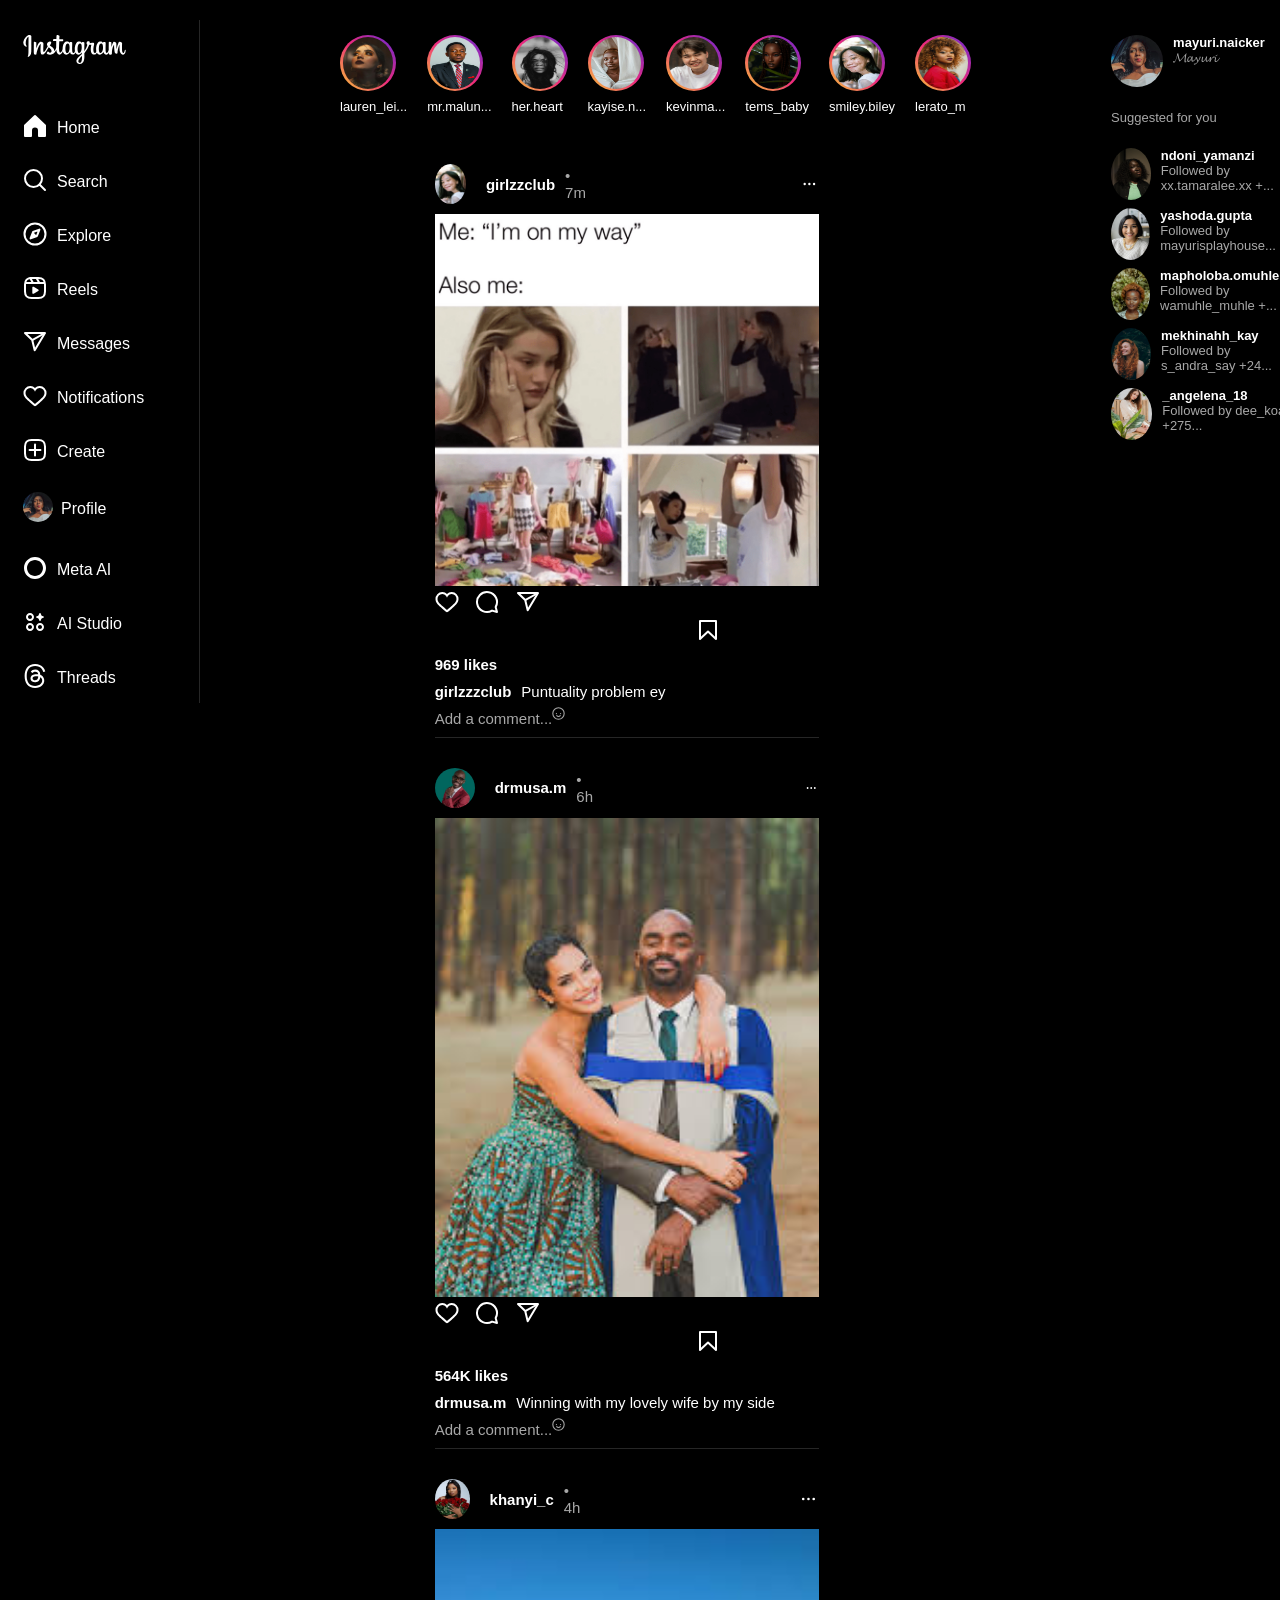
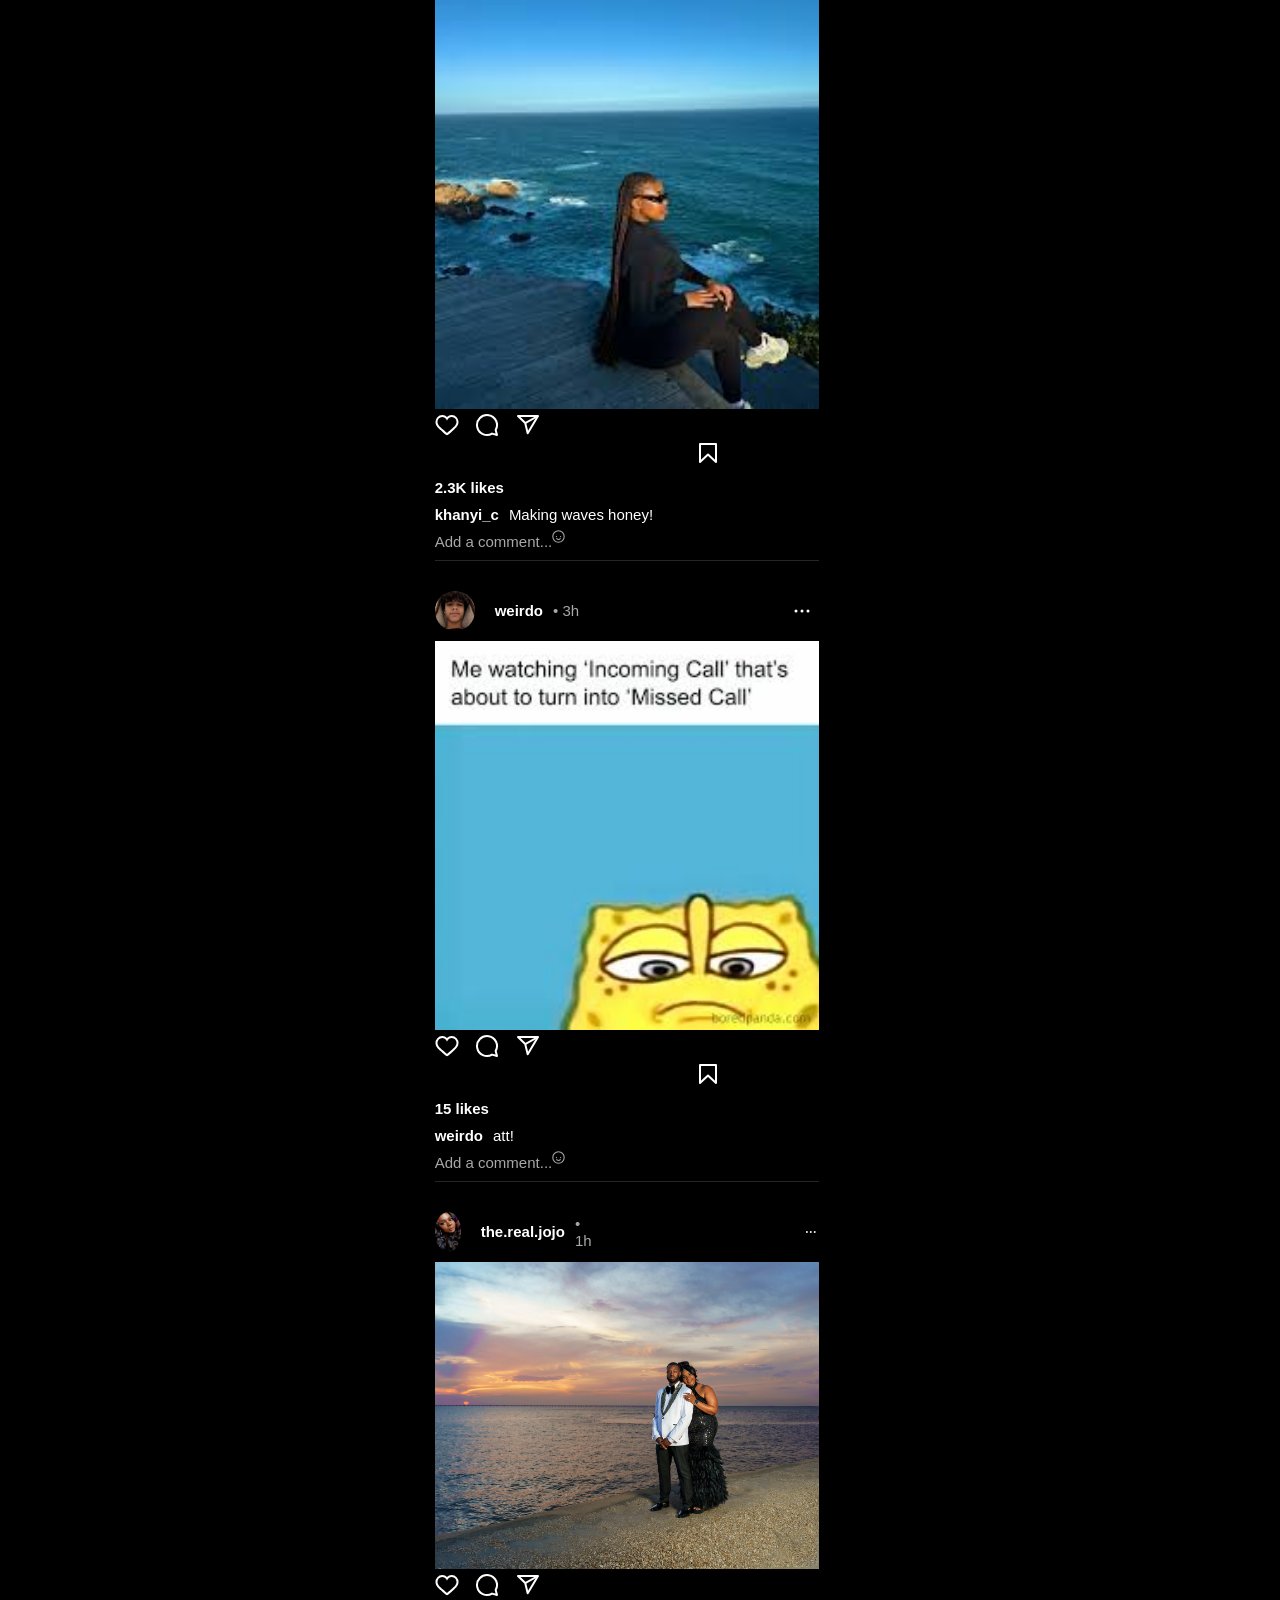
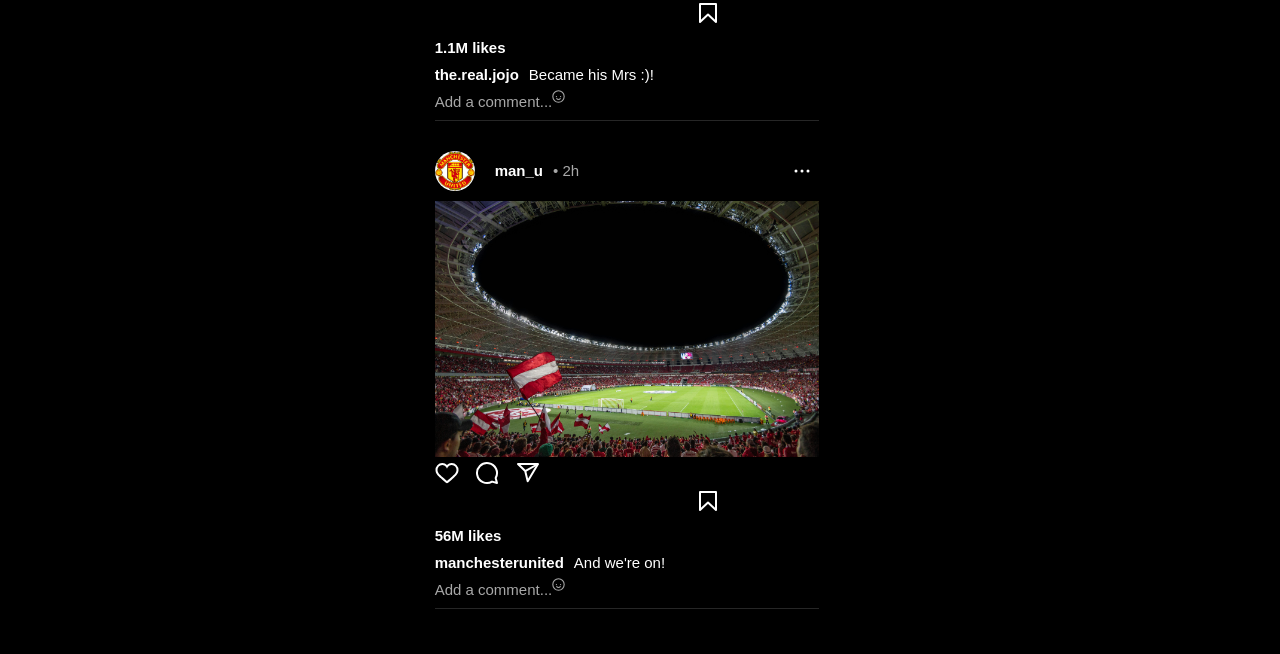
<file: Instagram/home.html>
<!DOCTYPE html>
<html lang="en">
<head>
    <meta charset="UTF-8">
    <meta name="viewport" content="width=device-width, initial-scale=1.0">
    <title>Instagram</title>
    <link rel="stylesheet" href="home.css">
</head>
<body>
   

    <div class="sidebar">
        <ul>
        <li class="insta"><svg aria-label="Instagram" class="x1lliihq x1n2onr6 x5n08af" fill="currentColor" height="29" role="img" viewBox="32 4 113 32" width="103"><title>Instagram</title><path clip-rule="evenodd" d="M37.82 4.11c-2.32.97-4.86 3.7-5.66 7.13-1.02 4.34 3.21 6.17 3.56 5.57.4-.7-.76-.94-1-3.2-.3-2.9 1.05-6.16 2.75-7.58.32-.27.3.1.3.78l-.06 14.46c0 3.1-.13 4.07-.36 5.04-.23.98-.6 1.64-.33 1.9.32.28 1.68-.4 2.46-1.5a8.13 8.13 0 0 0 1.33-4.58c.07-2.06.06-5.33.07-7.19 0-1.7.03-6.71-.03-9.72-.02-.74-2.07-1.51-3.03-1.1Zm82.13 14.48a9.42 9.42 0 0 1-.88 3.75c-.85 1.72-2.63 2.25-3.39-.22-.4-1.34-.43-3.59-.13-5.47.3-1.9 1.14-3.35 2.53-3.22 1.38.13 2.02 1.9 1.87 5.16ZM96.8 28.57c-.02 2.67-.44 5.01-1.34 5.7-1.29.96-3 .23-2.65-1.72.31-1.72 1.8-3.48 4-5.64l-.01 1.66Zm-.35-10a10.56 10.56 0 0 1-.88 3.77c-.85 1.72-2.64 2.25-3.39-.22-.5-1.69-.38-3.87-.13-5.25.33-1.78 1.12-3.44 2.53-3.44 1.38 0 2.06 1.5 1.87 5.14Zm-13.41-.02a9.54 9.54 0 0 1-.87 3.8c-.88 1.7-2.63 2.24-3.4-.23-.55-1.77-.36-4.2-.13-5.5.34-1.95 1.2-3.32 2.53-3.2 1.38.14 2.04 1.9 1.87 5.13Zm61.45 1.81c-.33 0-.49.35-.61.93-.44 2.02-.9 2.48-1.5 2.48-.66 0-1.26-1-1.42-3-.12-1.58-.1-4.48.06-7.37.03-.59-.14-1.17-1.73-1.75-.68-.25-1.68-.62-2.17.58a29.65 29.65 0 0 0-2.08 7.14c0 .06-.08.07-.1-.06-.07-.87-.26-2.46-.28-5.79 0-.65-.14-1.2-.86-1.65-.47-.3-1.88-.81-2.4-.2-.43.5-.94 1.87-1.47 3.48l-.74 2.2.01-4.88c0-.5-.34-.67-.45-.7a9.54 9.54 0 0 0-1.8-.37c-.48 0-.6.27-.6.67 0 .05-.08 4.65-.08 7.87v.46c-.27 1.48-1.14 3.49-2.09 3.49s-1.4-.84-1.4-4.68c0-2.24.07-3.21.1-4.83.02-.94.06-1.65.06-1.81-.01-.5-.87-.75-1.27-.85-.4-.09-.76-.13-1.03-.11-.4.02-.67.27-.67.62v.55a3.71 3.71 0 0 0-1.83-1.49c-1.44-.43-2.94-.05-4.07 1.53a9.31 9.31 0 0 0-1.66 4.73c-.16 1.5-.1 3.01.17 4.3-.33 1.44-.96 2.04-1.64 2.04-.99 0-1.7-1.62-1.62-4.4.06-1.84.42-3.13.82-4.99.17-.8.04-1.2-.31-1.6-.32-.37-1-.56-1.99-.33-.7.16-1.7.34-2.6.47 0 0 .05-.21.1-.6.23-2.03-1.98-1.87-2.69-1.22-.42.39-.7.84-.82 1.67-.17 1.3.9 1.91.9 1.91a22.22 22.22 0 0 1-3.4 7.23v-.7c-.01-3.36.03-6 .05-6.95.02-.94.06-1.63.06-1.8 0-.36-.22-.5-.66-.67-.4-.16-.86-.26-1.34-.3-.6-.05-.97.27-.96.65v.52a3.7 3.7 0 0 0-1.84-1.49c-1.44-.43-2.94-.05-4.07 1.53a10.1 10.1 0 0 0-1.66 4.72c-.15 1.57-.13 2.9.09 4.04-.23 1.13-.89 2.3-1.63 2.3-.95 0-1.5-.83-1.5-4.67 0-2.24.07-3.21.1-4.83.02-.94.06-1.65.06-1.81 0-.5-.87-.75-1.27-.85-.42-.1-.79-.13-1.06-.1-.37.02-.63.35-.63.6v.56a3.7 3.7 0 0 0-1.84-1.49c-1.44-.43-2.93-.04-4.07 1.53-.75 1.03-1.35 2.17-1.66 4.7a15.8 15.8 0 0 0-.12 2.04c-.3 1.81-1.61 3.9-2.68 3.9-.63 0-1.23-1.21-1.23-3.8 0-3.45.22-8.36.25-8.83l1.62-.03c.68 0 1.29.01 2.19-.04.45-.02.88-1.64.42-1.84-.21-.09-1.7-.17-2.3-.18-.5-.01-1.88-.11-1.88-.11s.13-3.26.16-3.6c.02-.3-.35-.44-.57-.53a7.77 7.77 0 0 0-1.53-.44c-.76-.15-1.1 0-1.17.64-.1.97-.15 3.82-.15 3.82-.56 0-2.47-.11-3.02-.11-.52 0-1.08 2.22-.36 2.25l3.2.09-.03 6.53v.47c-.53 2.73-2.37 4.2-2.37 4.2.4-1.8-.42-3.15-1.87-4.3-.54-.42-1.6-1.22-2.79-2.1 0 0 .69-.68 1.3-2.04.43-.96.45-2.06-.61-2.3-1.75-.41-3.2.87-3.63 2.25a2.61 2.61 0 0 0 .5 2.66l.15.19c-.4.76-.94 1.78-1.4 2.58-1.27 2.2-2.24 3.95-2.97 3.95-.58 0-.57-1.77-.57-3.43 0-1.43.1-3.58.19-5.8.03-.74-.34-1.16-.96-1.54a4.33 4.33 0 0 0-1.64-.69c-.7 0-2.7.1-4.6 5.57-.23.69-.7 1.94-.7 1.94l.04-6.57c0-.16-.08-.3-.27-.4a4.68 4.68 0 0 0-1.93-.54c-.36 0-.54.17-.54.5l-.07 10.3c0 .78.02 1.69.1 2.09.08.4.2.72.36.91.15.2.33.34.62.4.28.06 1.78.25 1.86-.32.1-.69.1-1.43.89-4.2 1.22-4.31 2.82-6.42 3.58-7.16.13-.14.28-.14.27.07l-.22 5.32c-.2 5.37.78 6.36 2.17 6.36 1.07 0 2.58-1.06 4.2-3.74l2.7-4.5 1.58 1.46c1.28 1.2 1.7 2.36 1.42 3.45-.21.83-1.02 1.7-2.44.86-.42-.25-.6-.44-1.01-.71-.23-.15-.57-.2-.78-.04-.53.4-.84.92-1.01 1.55-.17.61.45.94 1.09 1.22.55.25 1.74.47 2.5.5 2.94.1 5.3-1.42 6.94-5.34.3 3.38 1.55 5.3 3.72 5.3 1.45 0 2.91-1.88 3.55-3.72.18.75.45 1.4.8 1.96 1.68 2.65 4.93 2.07 6.56-.18.5-.69.58-.94.58-.94a3.07 3.07 0 0 0 2.94 2.87c1.1 0 2.23-.52 3.03-2.31.09.2.2.38.3.56 1.68 2.65 4.93 2.07 6.56-.18l.2-.28.05 1.4-1.5 1.37c-2.52 2.3-4.44 4.05-4.58 6.09-.18 2.6 1.93 3.56 3.53 3.69a4.5 4.5 0 0 0 4.04-2.11c.78-1.15 1.3-3.63 1.26-6.08l-.06-3.56a28.55 28.55 0 0 0 5.42-9.44s.93.01 1.92-.05c.32-.02.41.04.35.27-.07.28-1.25 4.84-.17 7.88.74 2.08 2.4 2.75 3.4 2.75 1.15 0 2.26-.87 2.85-2.17l.23.42c1.68 2.65 4.92 2.07 6.56-.18.37-.5.58-.94.58-.94.36 2.2 2.07 2.88 3.05 2.88 1.02 0 2-.42 2.78-2.28.03.82.08 1.49.16 1.7.05.13.34.3.56.37.93.34 1.88.18 2.24.11.24-.05.43-.25.46-.75.07-1.33.03-3.56.43-5.21.67-2.79 1.3-3.87 1.6-4.4.17-.3.36-.35.37-.03.01.64.04 2.52.3 5.05.2 1.86.46 2.96.65 3.3.57 1 1.27 1.05 1.83 1.05.36 0 1.12-.1 1.05-.73-.03-.31.02-2.22.7-4.96.43-1.79 1.15-3.4 1.41-4 .1-.21.15-.04.15 0-.06 1.22-.18 5.25.32 7.46.68 2.98 2.65 3.32 3.34 3.32 1.47 0 2.67-1.12 3.07-4.05.1-.7-.05-1.25-.48-1.25Z" fill="currentColor" fill-rule="evenodd"></path></svg></li>
        <!-- <li class="logo"><img src="assets/instagram-svgrepo-com.svg" alt=""></li> -->
        <li><svg aria-label="Home" class="x1lliihq x1n2onr6 x5n08af" fill="currentColor" height="24" role="img" viewBox="0 0 24 24" width="24"><title>Home</title><path d="M22 23h-6.001a1 1 0 0 1-1-1v-5.455a2.997 2.997 0 1 0-5.993 0V22a1 1 0 0 1-1 1H2a1 1 0 0 1-1-1V11.543a1.002 1.002 0 0 1 .31-.724l10-9.543a1.001 1.001 0 0 1 1.38 0l10 9.543a1.002 1.002 0 0 1 .31.724V22a1 1 0 0 1-1 1Z"></path></svg><p>Home</p></li>
       <li><svg aria-label="Search" class="x1lliihq x1n2onr6 x5n08af" fill="currentColor" height="24" role="img" viewBox="0 0 24 24" width="24"><title>Search</title><path d="M19 10.5A8.5 8.5 0 1 1 10.5 2a8.5 8.5 0 0 1 8.5 8.5Z" fill="none" stroke="currentColor" stroke-linecap="round" stroke-linejoin="round" stroke-width="2"></path><line fill="none" stroke="currentColor" stroke-linecap="round" stroke-linejoin="round" stroke-width="2" x1="16.511" x2="22" y1="16.511" y2="22"></line></svg><p>Search</p></li> 
       <li><svg aria-label="Explore" class="x1lliihq x1n2onr6 x5n08af" fill="currentColor" height="24" role="img" viewBox="0 0 24 24" width="24"><title>Explore</title><polygon fill="none" points="13.941 13.953 7.581 16.424 10.06 10.056 16.42 7.585 13.941 13.953" stroke="currentColor" stroke-linecap="round" stroke-linejoin="round" stroke-width="2"></polygon><polygon fill-rule="evenodd" points="10.06 10.056 13.949 13.945 7.581 16.424 10.06 10.056"></polygon><circle cx="12.001" cy="12.005" fill="none" r="10.5" stroke="currentColor" stroke-linecap="round" stroke-linejoin="round" stroke-width="2"></circle></svg><p>Explore</p></li>
       <li><svg aria-label="Reels" class="x1lliihq x1n2onr6 x5n08af" fill="currentColor" height="24" role="img" viewBox="0 0 24 24" width="24"><title>Reels</title><line fill="none" stroke="currentColor" stroke-linejoin="round" stroke-width="2" x1="2.049" x2="21.95" y1="7.002" y2="7.002"></line><line fill="none" stroke="currentColor" stroke-linecap="round" stroke-linejoin="round" stroke-width="2" x1="13.504" x2="16.362" y1="2.001" y2="7.002"></line><line fill="none" stroke="currentColor" stroke-linecap="round" stroke-linejoin="round" stroke-width="2" x1="7.207" x2="10.002" y1="2.11" y2="7.002"></line><path d="M2 12.001v3.449c0 2.849.698 4.006 1.606 4.945.94.908 2.098 1.607 4.946 1.607h6.896c2.848 0 4.006-.699 4.946-1.607.908-.939 1.606-2.096 1.606-4.945V8.552c0-2.848-.698-4.006-1.606-4.945C19.454 2.699 18.296 2 15.448 2H8.552c-2.848 0-4.006.699-4.946 1.607C2.698 4.546 2 5.704 2 8.552Z" fill="none" stroke="currentColor" stroke-linecap="round" stroke-linejoin="round" stroke-width="2"></path><path d="M9.763 17.664a.908.908 0 0 1-.454-.787V11.63a.909.909 0 0 1 1.364-.788l4.545 2.624a.909.909 0 0 1 0 1.575l-4.545 2.624a.91.91 0 0 1-.91 0Z" fill-rule="evenodd"></path></svg><p>Reels</p></li>
       <li><svg aria-label="Direct" class="x1lliihq x1n2onr6 x5n08af" fill="currentColor" height="24" role="img" viewBox="0 0 24 24" width="24"><title>Direct</title><line fill="none" stroke="currentColor" stroke-linejoin="round" stroke-width="2" x1="22" x2="9.218" y1="3" y2="10.083"></line><polygon fill="none" points="11.698 20.334 22 3.001 2 3.001 9.218 10.084 11.698 20.334" stroke="currentColor" stroke-linejoin="round" stroke-width="2"></polygon></svg><p>Messages</p></li>
       <li><svg aria-label="Notifications" class="x1lliihq x1n2onr6 x5n08af" fill="currentColor" height="24" role="img" viewBox="0 0 24 24" width="24"><title>Notifications</title><path d="M16.792 3.904A4.989 4.989 0 0 1 21.5 9.122c0 3.072-2.652 4.959-5.197 7.222-2.512 2.243-3.865 3.469-4.303 3.752-.477-.309-2.143-1.823-4.303-3.752C5.141 14.072 2.5 12.167 2.5 9.122a4.989 4.989 0 0 1 4.708-5.218 4.21 4.21 0 0 1 3.675 1.941c.84 1.175.98 1.763 1.12 1.763s.278-.588 1.11-1.766a4.17 4.17 0 0 1 3.679-1.938m0-2a6.04 6.04 0 0 0-4.797 2.127 6.052 6.052 0 0 0-4.787-2.127A6.985 6.985 0 0 0 .5 9.122c0 3.61 2.55 5.827 5.015 7.97.283.246.569.494.853.747l1.027.918a44.998 44.998 0 0 0 3.518 3.018 2 2 0 0 0 2.174 0 45.263 45.263 0 0 0 3.626-3.115l.922-.824c.293-.26.59-.519.885-.774 2.334-2.025 4.98-4.32 4.98-7.94a6.985 6.985 0 0 0-6.708-7.218Z"></path></svg><p>Notifications</p></li>
       <li><svg aria-label="New post" class="x1lliihq x1n2onr6 x5n08af" fill="currentColor" height="24" role="img" viewBox="0 0 24 24" width="24"><title>New post</title><path d="M2 12v3.45c0 2.849.698 4.005 1.606 4.944.94.909 2.098 1.608 4.946 1.608h6.896c2.848 0 4.006-.7 4.946-1.608C21.302 19.455 22 18.3 22 15.45V8.552c0-2.849-.698-4.006-1.606-4.945C19.454 2.7 18.296 2 15.448 2H8.552c-2.848 0-4.006.699-4.946 1.607C2.698 4.547 2 5.703 2 8.552Z" fill="none" stroke="currentColor" stroke-linecap="round" stroke-linejoin="round" stroke-width="2"></path><line fill="none" stroke="currentColor" stroke-linecap="round" stroke-linejoin="round" stroke-width="2" x1="6.545" x2="17.455" y1="12.001" y2="12.001"></line><line fill="none" stroke="currentColor" stroke-linecap="round" stroke-linejoin="round" stroke-width="2" x1="12.003" x2="12.003" y1="6.545" y2="17.455"></line></svg><p>Create</p></li>
       <a href="profile.html"><li class="profile"><i><img class="pfp" src="assets/pfp.webp" alt=""></i>Profile</li></a>
       <li><svg aria-label="" class="x1lliihq x1n2onr6 xyb1xck" fill="currentColor" height="24" role="img" viewBox="0 0 24 24" width="24"><title></title><path d="M12,4c4.4184,0,8,3.5816,8,8,0,4.4176-3.5816,8-8,8s-8-3.5824-8-8c0-4.4184,3.5816-8,8-8M12,1C5.93458,1,1,5.93458,1,12s4.93458,11,11,11,11-4.93458,11-11S18.06542,1,12,1h0Z"></path></svg><p>Meta AI</p></li>
       <li><svg aria-label="" class="x1lliihq x1n2onr6 xyb1xck" fill="currentColor" height="24" role="img" viewBox="0 0 24 24" width="24"><title></title><path clip-rule="evenodd" d="M3 17C3 19.2091 4.79086 21 7 21C9.20914 21 11 19.2091 11 17C11 14.7909 9.20914 13 7 13C4.79086 13 3 14.7909 3 17ZM7 19C5.89543 19 5 18.1046 5 17C5 15.8954 5.89543 15 7 15C8.10457 15 9 15.8954 9 17C9 18.1046 8.10457 19 7 19Z" fill="ig-primary-icon" fill-rule="evenodd"></path><path clip-rule="evenodd" d="M3 7C3 9.20914 4.79086 11 7 11C9.20914 11 11 9.20914 11 7C11 4.79086 9.20914 3 7 3C4.79086 3 3 4.79086 3 7ZM7 9C5.89543 9 5 8.10457 5 7C5 5.89543 5.89543 5 7 5C8.10457 5 9 5.89543 9 7C9 8.10457 8.10457 9 7 9Z" fill="ig-primary-icon" fill-rule="evenodd"></path><path clip-rule="evenodd" d="M13 17C13 19.2091 14.7909 21 17 21C19.2091 21 21 19.2091 21 17C21 14.7909 19.2091 13 17 13C14.7909 13 13 14.7909 13 17ZM17 19C15.8954 19 15 18.1046 15 17C15 15.8954 15.8954 15 17 15C18.1046 15 19 15.8954 19 17C19 18.1046 18.1046 19 17 19Z" fill="ig-primary-icon" fill-rule="evenodd"></path><path d="M16.441 10.6266C16.6549 11.1245 17.3625 11.1245 17.5765 10.6266L18.3939 8.72443C18.4564 8.57898 18.5725 8.46316 18.7183 8.40081L20.6256 7.58558C21.1248 7.37223 21.1248 6.66646 20.6256 6.45313L18.7183 5.63788C18.5725 5.57554 18.4564 5.45972 18.3939 5.31427L17.5598 3.37331C17.3484 2.88143 16.6518 2.87387 16.4297 3.36107L15.5339 5.32659C15.471 5.46452 15.3594 5.57455 15.2203 5.63554L13.369 6.44802C12.8744 6.66499 12.8778 7.36588 13.3744 7.57819L15.299 8.40081C15.4449 8.46316 15.5611 8.57898 15.6235 8.72443L16.441 10.6266Z" fill="ig-primary-icon"></path></svg><p>AI Studio</p></li>
       <li><svg aria-label="" class="x1lliihq x1n2onr6 x5n08af" fill="currentColor" height="24" role="img" viewBox="0 0 192 192" width="24"><title></title><path class="xcslo1z" d="M141.537 88.9883C140.71 88.5919 139.87 88.2104 139.019 87.8451C137.537 60.5382 122.616 44.905 97.5619 44.745C97.4484 44.7443 97.3355 44.7443 97.222 44.7443C82.2364 44.7443 69.7731 51.1409 62.102 62.7807L75.881 72.2328C81.6116 63.5383 90.6052 61.6848 97.2286 61.6848C97.3051 61.6848 97.3819 61.6848 97.4576 61.6855C105.707 61.7381 111.932 64.1366 115.961 68.814C118.893 72.2193 120.854 76.925 121.825 82.8638C114.511 81.6207 106.601 81.2385 98.145 81.7233C74.3247 83.0954 59.0111 96.9879 60.0396 116.292C60.5615 126.084 65.4397 134.508 73.775 140.011C80.8224 144.663 89.899 146.938 99.3323 146.423C111.79 145.74 121.563 140.987 128.381 132.296C133.559 125.696 136.834 117.143 138.28 106.366C144.217 109.949 148.617 114.664 151.047 120.332C155.179 129.967 155.42 145.8 142.501 158.708C131.182 170.016 117.576 174.908 97.0135 175.059C74.2042 174.89 56.9538 167.575 45.7381 153.317C35.2355 139.966 29.8077 120.682 29.6052 96C29.8077 71.3178 35.2355 52.0336 45.7381 38.6827C56.9538 24.4249 74.2039 17.11 97.0132 16.9405C119.988 17.1113 137.539 24.4614 149.184 38.788C154.894 45.8136 159.199 54.6488 162.037 64.9503L178.184 60.6422C174.744 47.9622 169.331 37.0357 161.965 27.974C147.036 9.60668 125.202 0.195148 97.0695 0H96.9569C68.8816 0.19447 47.2921 9.6418 32.7883 28.0793C19.8819 44.4864 13.2244 67.3157 13.0007 95.9325L13 96L13.0007 96.0675C13.2244 124.684 19.8819 147.514 32.7883 163.921C47.2921 182.358 68.8816 191.806 96.9569 192H97.0695C122.03 191.827 139.624 185.292 154.118 170.811C173.081 151.866 172.51 128.119 166.26 113.541C161.776 103.087 153.227 94.5962 141.537 88.9883ZM98.4405 129.507C88.0005 130.095 77.1544 125.409 76.6196 115.372C76.2232 107.93 81.9158 99.626 99.0812 98.6368C101.047 98.5234 102.976 98.468 104.871 98.468C111.106 98.468 116.939 99.0737 122.242 100.233C120.264 124.935 108.662 128.946 98.4405 129.507Z"></path></svg><p>Threads</p></li>
       </ul>
    </div>
    <div class="middle">
<nav>
    <ul>
            
            <li> <div class="story-ring"><img class="pfp" src="assets/pexels-1211979-3444087.jpg" alt=""></div><p>lauren_lei...</p></li>
            <li><div class="story-ring"> <img class="pfp" src="assets/pexels-alpha-iliya-2149105184-32064778.jpg" alt=""></div><p>mr.malun...</p></li>
            <li><div class="story-ring"><img class="pfp" src="assets/pexels-avonnephoto-3916455.jpg" alt=""></div><p>her.heart</p></li>
             <li><div class="story-ring"><img class="pfp" src="assets/pexels-breston-kenya-477564-4156467.jpg" alt=""></div><p>kayise.n...</p></li>
             <li><div class="story-ring"><img class="pfp" src="assets/pexels-gabby-k-5384445.jpg" alt=""></div><p>kevinma...</p></li>
             <li><div class="story-ring"><img class="pfp" src="assets/pexels-geezy-photography-325144321-13767165.jpg" alt=""></div><p>tems_baby</p></li>
           <li> <div class="story-ring"> <img class="pfp" src="assets/pexels-iamikeee-2709388.jpg" alt=""></div><p>smiley.biley</p></li>
             <li><div class="story-ring"><img class="pfp" src="assets/pexels-godisable-jacob-226636-718978.jpg" alt=""></div><p>lerato_m</p></li>

       
    </ul>
</nav>
        <div class="feed">
            <div class="post">
                <div class="poster">
                    <img src="assets/pexels-iamikeee-2709388.jpg" alt=""> <p class="bolded">girlzzclub</p><p class="greyed"> •
7m</p>
<svg aria-label="More options" class="x1lliihq x1n2onr6 x5n08af" fill="currentColor" height="24" role="img" viewBox="0 0 24 24" width="24"><title>More options</title><circle cx="12" cy="12" r="1.5"></circle><circle cx="6" cy="12" r="1.5"></circle><circle cx="18" cy="12" r="1.5"></circle></svg>
</div>
<div class="actual-post">
    <img src="assets/post1.png" alt="">
</div>

<div class="reactions">
    <svg class="like" aria-label="Like" class="x1lliihq x1n2onr6 xyb1xck" fill="currentColor" height="24" role="img" viewBox="0 0 24 24" width="24"><title>Like</title><path d="M16.792 3.904A4.989 4.989 0 0 1 21.5 9.122c0 3.072-2.652 4.959-5.197 7.222-2.512 2.243-3.865 3.469-4.303 3.752-.477-.309-2.143-1.823-4.303-3.752C5.141 14.072 2.5 12.167 2.5 9.122a4.989 4.989 0 0 1 4.708-5.218 4.21 4.21 0 0 1 3.675 1.941c.84 1.175.98 1.763 1.12 1.763s.278-.588 1.11-1.766a4.17 4.17 0 0 1 3.679-1.938m0-2a6.04 6.04 0 0 0-4.797 2.127 6.052 6.052 0 0 0-4.787-2.127A6.985 6.985 0 0 0 .5 9.122c0 3.61 2.55 5.827 5.015 7.97.283.246.569.494.853.747l1.027.918a44.998 44.998 0 0 0 3.518 3.018 2 2 0 0 0 2.174 0 45.263 45.263 0 0 0 3.626-3.115l.922-.824c.293-.26.59-.519.885-.774 2.334-2.025 4.98-4.32 4.98-7.94a6.985 6.985 0 0 0-6.708-7.218Z"></path></svg>
    <svg class="commenter" aria-label="Comment" class="x1lliihq x1n2onr6 x5n08af" fill="currentColor" height="24" role="img" viewBox="0 0 24 24" width="24"><title>Comment</title><path d="M20.656 17.008a9.993 9.993 0 1 0-3.59 3.615L22 22Z" fill="none" stroke="currentColor" stroke-linejoin="round" stroke-width="2"></path></svg>
    <svg class="share" aria-label="Share" class="x1lliihq x1n2onr6 xyb1xck" fill="currentColor" height="24" role="img" viewBox="0 0 24 24" width="24"><title>Share</title><line fill="none" stroke="currentColor" stroke-linejoin="round" stroke-width="2" x1="22" x2="9.218" y1="3" y2="10.083"></line><polygon fill="none" points="11.698 20.334 22 3.001 2 3.001 9.218 10.084 11.698 20.334" stroke="currentColor" stroke-linejoin="round" stroke-width="2"></polygon></svg>
    <svg class="save" aria-label="Save" class="x1lliihq x1n2onr6 x5n08af" fill="currentColor" height="24" role="img" viewBox="0 0 24 24" width="24"><title>Save</title><polygon fill="none" points="20 21 12 13.44 4 21 4 3 20 3 20 21" stroke="currentColor" stroke-linecap="round" stroke-linejoin="round" stroke-width="2"></polygon></svg>
</div>

<div class="comments">
    <p class="bolded">969 likes</p>
   <div> <p class="bolded">girlzzzclub</p><p> Puntuality problem ey</p></div>
<div class="comment-area">
    <p class="greyed">Add a comment...</p>
    <svg class="greyed" class="emoji" aria-label="Emoji" class="x1lliihq x1n2onr6 x1roi4f4" fill="currentColor" height="13" role="img" viewBox="0 0 24 24" width="13"><title>Emoji</title><path d="M15.83 10.997a1.167 1.167 0 1 0 1.167 1.167 1.167 1.167 0 0 0-1.167-1.167Zm-6.5 1.167a1.167 1.167 0 1 0-1.166 1.167 1.167 1.167 0 0 0 1.166-1.167Zm5.163 3.24a3.406 3.406 0 0 1-4.982.007 1 1 0 1 0-1.557 1.256 5.397 5.397 0 0 0 8.09 0 1 1 0 0 0-1.55-1.263ZM12 .503a11.5 11.5 0 1 0 11.5 11.5A11.513 11.513 0 0 0 12 .503Zm0 21a9.5 9.5 0 1 1 9.5-9.5 9.51 9.51 0 0 1-9.5 9.5Z"></path></svg>
</div>
    
</div>
                
            </div>

             

             <div class="post">
                <div class="poster">
                    <img src="assets/musa.jpg" alt=""> <p class="bolded">drmusa.m</p><p class="greyed"> •
6h</p>
<svg aria-label="More options" class="x1lliihq x1n2onr6 x5n08af" fill="currentColor" height="24" role="img" viewBox="0 0 24 24" width="24"><title>More options</title><circle cx="12" cy="12" r="1.5"></circle><circle cx="6" cy="12" r="1.5"></circle><circle cx="18" cy="12" r="1.5"></circle></svg>
</div>
<div class="actual-post">
     <img src="assets/post2.jpg" alt="">
    
</div>

<div class="reactions">
    <svg class="like" aria-label="Like" class="x1lliihq x1n2onr6 xyb1xck" fill="currentColor" height="24" role="img" viewBox="0 0 24 24" width="24"><title>Like</title><path d="M16.792 3.904A4.989 4.989 0 0 1 21.5 9.122c0 3.072-2.652 4.959-5.197 7.222-2.512 2.243-3.865 3.469-4.303 3.752-.477-.309-2.143-1.823-4.303-3.752C5.141 14.072 2.5 12.167 2.5 9.122a4.989 4.989 0 0 1 4.708-5.218 4.21 4.21 0 0 1 3.675 1.941c.84 1.175.98 1.763 1.12 1.763s.278-.588 1.11-1.766a4.17 4.17 0 0 1 3.679-1.938m0-2a6.04 6.04 0 0 0-4.797 2.127 6.052 6.052 0 0 0-4.787-2.127A6.985 6.985 0 0 0 .5 9.122c0 3.61 2.55 5.827 5.015 7.97.283.246.569.494.853.747l1.027.918a44.998 44.998 0 0 0 3.518 3.018 2 2 0 0 0 2.174 0 45.263 45.263 0 0 0 3.626-3.115l.922-.824c.293-.26.59-.519.885-.774 2.334-2.025 4.98-4.32 4.98-7.94a6.985 6.985 0 0 0-6.708-7.218Z"></path></svg>
    <svg class="commenter" aria-label="Comment" class="x1lliihq x1n2onr6 x5n08af" fill="currentColor" height="24" role="img" viewBox="0 0 24 24" width="24"><title>Comment</title><path d="M20.656 17.008a9.993 9.993 0 1 0-3.59 3.615L22 22Z" fill="none" stroke="currentColor" stroke-linejoin="round" stroke-width="2"></path></svg>
    <svg class="share" aria-label="Share" class="x1lliihq x1n2onr6 xyb1xck" fill="currentColor" height="24" role="img" viewBox="0 0 24 24" width="24"><title>Share</title><line fill="none" stroke="currentColor" stroke-linejoin="round" stroke-width="2" x1="22" x2="9.218" y1="3" y2="10.083"></line><polygon fill="none" points="11.698 20.334 22 3.001 2 3.001 9.218 10.084 11.698 20.334" stroke="currentColor" stroke-linejoin="round" stroke-width="2"></polygon></svg>
    <svg class="save" aria-label="Save" class="x1lliihq x1n2onr6 x5n08af" fill="currentColor" height="24" role="img" viewBox="0 0 24 24" width="24"><title>Save</title><polygon fill="none" points="20 21 12 13.44 4 21 4 3 20 3 20 21" stroke="currentColor" stroke-linecap="round" stroke-linejoin="round" stroke-width="2"></polygon></svg>
</div>

<div class="comments">
    <p class="bolded">564K likes</p>
   <div> <p class="bolded">drmusa.m</p><p>Winning with my lovely wife  by my side</p></div>
<div class="comment-area">
    <p class="greyed">Add a comment...</p>
    <svg class="greyed" class="emoji" aria-label="Emoji" class="x1lliihq x1n2onr6 x1roi4f4" fill="currentColor" height="13" role="img" viewBox="0 0 24 24" width="13"><title>Emoji</title><path d="M15.83 10.997a1.167 1.167 0 1 0 1.167 1.167 1.167 1.167 0 0 0-1.167-1.167Zm-6.5 1.167a1.167 1.167 0 1 0-1.166 1.167 1.167 1.167 0 0 0 1.166-1.167Zm5.163 3.24a3.406 3.406 0 0 1-4.982.007 1 1 0 1 0-1.557 1.256 5.397 5.397 0 0 0 8.09 0 1 1 0 0 0-1.55-1.263ZM12 .503a11.5 11.5 0 1 0 11.5 11.5A11.513 11.513 0 0 0 12 .503Zm0 21a9.5 9.5 0 1 1 9.5-9.5 9.51 9.51 0 0 1-9.5 9.5Z"></path></svg>
</div>
    
</div>
                
            </div>

             <div class="post">
                <div class="poster">
                    <img src="assets/khanyi.jpg" alt=""> <p class="bolded">khanyi_c</p><p class="greyed"> •
4h</p>
<svg aria-label="More options" class="x1lliihq x1n2onr6 x5n08af" fill="currentColor" height="24" role="img" viewBox="0 0 24 24" width="24"><title>More options</title><circle cx="12" cy="12" r="1.5"></circle><circle cx="6" cy="12" r="1.5"></circle><circle cx="18" cy="12" r="1.5"></circle></svg>
</div>
<div class="actual-post">
    <img src="assets/post3.jpg" alt=""> 
    
</div>

<div class="reactions">
    <svg class="like" aria-label="Like" class="x1lliihq x1n2onr6 xyb1xck" fill="currentColor" height="24" role="img" viewBox="0 0 24 24" width="24"><title>Like</title><path d="M16.792 3.904A4.989 4.989 0 0 1 21.5 9.122c0 3.072-2.652 4.959-5.197 7.222-2.512 2.243-3.865 3.469-4.303 3.752-.477-.309-2.143-1.823-4.303-3.752C5.141 14.072 2.5 12.167 2.5 9.122a4.989 4.989 0 0 1 4.708-5.218 4.21 4.21 0 0 1 3.675 1.941c.84 1.175.98 1.763 1.12 1.763s.278-.588 1.11-1.766a4.17 4.17 0 0 1 3.679-1.938m0-2a6.04 6.04 0 0 0-4.797 2.127 6.052 6.052 0 0 0-4.787-2.127A6.985 6.985 0 0 0 .5 9.122c0 3.61 2.55 5.827 5.015 7.97.283.246.569.494.853.747l1.027.918a44.998 44.998 0 0 0 3.518 3.018 2 2 0 0 0 2.174 0 45.263 45.263 0 0 0 3.626-3.115l.922-.824c.293-.26.59-.519.885-.774 2.334-2.025 4.98-4.32 4.98-7.94a6.985 6.985 0 0 0-6.708-7.218Z"></path></svg>
    <svg class="commenter" aria-label="Comment" class="x1lliihq x1n2onr6 x5n08af" fill="currentColor" height="24" role="img" viewBox="0 0 24 24" width="24"><title>Comment</title><path d="M20.656 17.008a9.993 9.993 0 1 0-3.59 3.615L22 22Z" fill="none" stroke="currentColor" stroke-linejoin="round" stroke-width="2"></path></svg>
    <svg class="share" aria-label="Share" class="x1lliihq x1n2onr6 xyb1xck" fill="currentColor" height="24" role="img" viewBox="0 0 24 24" width="24"><title>Share</title><line fill="none" stroke="currentColor" stroke-linejoin="round" stroke-width="2" x1="22" x2="9.218" y1="3" y2="10.083"></line><polygon fill="none" points="11.698 20.334 22 3.001 2 3.001 9.218 10.084 11.698 20.334" stroke="currentColor" stroke-linejoin="round" stroke-width="2"></polygon></svg>
    <svg class="save" aria-label="Save" class="x1lliihq x1n2onr6 x5n08af" fill="currentColor" height="24" role="img" viewBox="0 0 24 24" width="24"><title>Save</title><polygon fill="none" points="20 21 12 13.44 4 21 4 3 20 3 20 21" stroke="currentColor" stroke-linecap="round" stroke-linejoin="round" stroke-width="2"></polygon></svg>
</div>

<div class="comments">
    <p class="bolded">2.3K likes</p>
   <div> <p class="bolded">khanyi_c</p><p>Making waves honey!</p></div>
<div class="comment-area">
    <p class="greyed">Add a comment...</p>
    <svg class="greyed" class="emoji" aria-label="Emoji" class="x1lliihq x1n2onr6 x1roi4f4" fill="currentColor" height="13" role="img" viewBox="0 0 24 24" width="13"><title>Emoji</title><path d="M15.83 10.997a1.167 1.167 0 1 0 1.167 1.167 1.167 1.167 0 0 0-1.167-1.167Zm-6.5 1.167a1.167 1.167 0 1 0-1.166 1.167 1.167 1.167 0 0 0 1.166-1.167Zm5.163 3.24a3.406 3.406 0 0 1-4.982.007 1 1 0 1 0-1.557 1.256 5.397 5.397 0 0 0 8.09 0 1 1 0 0 0-1.55-1.263ZM12 .503a11.5 11.5 0 1 0 11.5 11.5A11.513 11.513 0 0 0 12 .503Zm0 21a9.5 9.5 0 1 1 9.5-9.5 9.51 9.51 0 0 1-9.5 9.5Z"></path></svg>
</div>
    
</div>
                
            </div>

             <div class="post">
                <div class="poster">
                    <img src="assets/boy.jpg" alt=""> <p class="bolded">weirdo</p><p class="greyed"> •
3h</p>
<svg aria-label="More options" class="x1lliihq x1n2onr6 x5n08af" fill="currentColor" height="24" role="img" viewBox="0 0 24 24" width="24"><title>More options</title><circle cx="12" cy="12" r="1.5"></circle><circle cx="6" cy="12" r="1.5"></circle><circle cx="18" cy="12" r="1.5"></circle></svg>
</div>
<div class="actual-post">
   <img src="assets/meme2.jpg" alt=""> 
</div>

<div class="reactions">
    <svg class="like" aria-label="Like" class="x1lliihq x1n2onr6 xyb1xck" fill="currentColor" height="24" role="img" viewBox="0 0 24 24" width="24"><title>Like</title><path d="M16.792 3.904A4.989 4.989 0 0 1 21.5 9.122c0 3.072-2.652 4.959-5.197 7.222-2.512 2.243-3.865 3.469-4.303 3.752-.477-.309-2.143-1.823-4.303-3.752C5.141 14.072 2.5 12.167 2.5 9.122a4.989 4.989 0 0 1 4.708-5.218 4.21 4.21 0 0 1 3.675 1.941c.84 1.175.98 1.763 1.12 1.763s.278-.588 1.11-1.766a4.17 4.17 0 0 1 3.679-1.938m0-2a6.04 6.04 0 0 0-4.797 2.127 6.052 6.052 0 0 0-4.787-2.127A6.985 6.985 0 0 0 .5 9.122c0 3.61 2.55 5.827 5.015 7.97.283.246.569.494.853.747l1.027.918a44.998 44.998 0 0 0 3.518 3.018 2 2 0 0 0 2.174 0 45.263 45.263 0 0 0 3.626-3.115l.922-.824c.293-.26.59-.519.885-.774 2.334-2.025 4.98-4.32 4.98-7.94a6.985 6.985 0 0 0-6.708-7.218Z"></path></svg>
    <svg class="commenter" aria-label="Comment" class="x1lliihq x1n2onr6 x5n08af" fill="currentColor" height="24" role="img" viewBox="0 0 24 24" width="24"><title>Comment</title><path d="M20.656 17.008a9.993 9.993 0 1 0-3.59 3.615L22 22Z" fill="none" stroke="currentColor" stroke-linejoin="round" stroke-width="2"></path></svg>
    <svg class="share" aria-label="Share" class="x1lliihq x1n2onr6 xyb1xck" fill="currentColor" height="24" role="img" viewBox="0 0 24 24" width="24"><title>Share</title><line fill="none" stroke="currentColor" stroke-linejoin="round" stroke-width="2" x1="22" x2="9.218" y1="3" y2="10.083"></line><polygon fill="none" points="11.698 20.334 22 3.001 2 3.001 9.218 10.084 11.698 20.334" stroke="currentColor" stroke-linejoin="round" stroke-width="2"></polygon></svg>
    <svg class="save" aria-label="Save" class="x1lliihq x1n2onr6 x5n08af" fill="currentColor" height="24" role="img" viewBox="0 0 24 24" width="24"><title>Save</title><polygon fill="none" points="20 21 12 13.44 4 21 4 3 20 3 20 21" stroke="currentColor" stroke-linecap="round" stroke-linejoin="round" stroke-width="2"></polygon></svg>
</div>

<div class="comments">
    <p class="bolded">15 likes</p>
   <div> <p class="bolded">weirdo</p><p> att!</p></div>
<div class="comment-area">
    <p class="greyed">Add a comment...</p>
    <svg class="greyed" class="emoji" aria-label="Emoji" class="x1lliihq x1n2onr6 x1roi4f4" fill="currentColor" height="13" role="img" viewBox="0 0 24 24" width="13"><title>Emoji</title><path d="M15.83 10.997a1.167 1.167 0 1 0 1.167 1.167 1.167 1.167 0 0 0-1.167-1.167Zm-6.5 1.167a1.167 1.167 0 1 0-1.166 1.167 1.167 1.167 0 0 0 1.166-1.167Zm5.163 3.24a3.406 3.406 0 0 1-4.982.007 1 1 0 1 0-1.557 1.256 5.397 5.397 0 0 0 8.09 0 1 1 0 0 0-1.55-1.263ZM12 .503a11.5 11.5 0 1 0 11.5 11.5A11.513 11.513 0 0 0 12 .503Zm0 21a9.5 9.5 0 1 1 9.5-9.5 9.51 9.51 0 0 1-9.5 9.5Z"></path></svg>
</div>
    
</div>
                
            </div>

             <div class="post">
                <div class="poster">
                    <img src="assets/jojo.jpg" alt=""> <p class="bolded">the.real.jojo</p><p class="greyed"> •
1h</p>
<svg aria-label="More options" class="x1lliihq x1n2onr6 x5n08af" fill="currentColor" height="24" role="img" viewBox="0 0 24 24" width="24"><title>More options</title><circle cx="12" cy="12" r="1.5"></circle><circle cx="6" cy="12" r="1.5"></circle><circle cx="18" cy="12" r="1.5"></circle></svg>
</div>
<div class="actual-post">
     <img src="assets/pexels-chad-populis-2148434888-30726148.jpg" alt="">
  <!-- <img src="assets/pexels-syed-ghazi-2152398165-32177991.jpg" alt=""> -->
</div>

<div class="reactions">
    <svg class="like" aria-label="Like" class="x1lliihq x1n2onr6 xyb1xck" fill="currentColor" height="24" role="img" viewBox="0 0 24 24" width="24"><title>Like</title><path d="M16.792 3.904A4.989 4.989 0 0 1 21.5 9.122c0 3.072-2.652 4.959-5.197 7.222-2.512 2.243-3.865 3.469-4.303 3.752-.477-.309-2.143-1.823-4.303-3.752C5.141 14.072 2.5 12.167 2.5 9.122a4.989 4.989 0 0 1 4.708-5.218 4.21 4.21 0 0 1 3.675 1.941c.84 1.175.98 1.763 1.12 1.763s.278-.588 1.11-1.766a4.17 4.17 0 0 1 3.679-1.938m0-2a6.04 6.04 0 0 0-4.797 2.127 6.052 6.052 0 0 0-4.787-2.127A6.985 6.985 0 0 0 .5 9.122c0 3.61 2.55 5.827 5.015 7.97.283.246.569.494.853.747l1.027.918a44.998 44.998 0 0 0 3.518 3.018 2 2 0 0 0 2.174 0 45.263 45.263 0 0 0 3.626-3.115l.922-.824c.293-.26.59-.519.885-.774 2.334-2.025 4.98-4.32 4.98-7.94a6.985 6.985 0 0 0-6.708-7.218Z"></path></svg>
    <svg class="commenter" aria-label="Comment" class="x1lliihq x1n2onr6 x5n08af" fill="currentColor" height="24" role="img" viewBox="0 0 24 24" width="24"><title>Comment</title><path d="M20.656 17.008a9.993 9.993 0 1 0-3.59 3.615L22 22Z" fill="none" stroke="currentColor" stroke-linejoin="round" stroke-width="2"></path></svg>
    <svg class="share" aria-label="Share" class="x1lliihq x1n2onr6 xyb1xck" fill="currentColor" height="24" role="img" viewBox="0 0 24 24" width="24"><title>Share</title><line fill="none" stroke="currentColor" stroke-linejoin="round" stroke-width="2" x1="22" x2="9.218" y1="3" y2="10.083"></line><polygon fill="none" points="11.698 20.334 22 3.001 2 3.001 9.218 10.084 11.698 20.334" stroke="currentColor" stroke-linejoin="round" stroke-width="2"></polygon></svg>
    <svg class="save" aria-label="Save" class="x1lliihq x1n2onr6 x5n08af" fill="currentColor" height="24" role="img" viewBox="0 0 24 24" width="24"><title>Save</title><polygon fill="none" points="20 21 12 13.44 4 21 4 3 20 3 20 21" stroke="currentColor" stroke-linecap="round" stroke-linejoin="round" stroke-width="2"></polygon></svg>
</div>

<div class="comments">
    <p class="bolded">1.1M likes</p>
   <div> <p class="bolded">the.real.jojo</p><p> Became his Mrs :)! </p></div>
<div class="comment-area">
    <p class="greyed">Add a comment...</p>
    <svg class="greyed" class="emoji" aria-label="Emoji" class="x1lliihq x1n2onr6 x1roi4f4" fill="currentColor" height="13" role="img" viewBox="0 0 24 24" width="13"><title>Emoji</title><path d="M15.83 10.997a1.167 1.167 0 1 0 1.167 1.167 1.167 1.167 0 0 0-1.167-1.167Zm-6.5 1.167a1.167 1.167 0 1 0-1.166 1.167 1.167 1.167 0 0 0 1.166-1.167Zm5.163 3.24a3.406 3.406 0 0 1-4.982.007 1 1 0 1 0-1.557 1.256 5.397 5.397 0 0 0 8.09 0 1 1 0 0 0-1.55-1.263ZM12 .503a11.5 11.5 0 1 0 11.5 11.5A11.513 11.513 0 0 0 12 .503Zm0 21a9.5 9.5 0 1 1 9.5-9.5 9.51 9.51 0 0 1-9.5 9.5Z"></path></svg>
</div>
    
</div>
                
            </div>

             <div class="post">
                <div class="poster">
                    <img src="assets/man-u.png" alt=""> <p class="bolded">man_u</p><p class="greyed"> •
2h</p>
<svg aria-label="More options" class="x1lliihq x1n2onr6 x5n08af" fill="currentColor" height="24" role="img" viewBox="0 0 24 24" width="24"><title>More options</title><circle cx="12" cy="12" r="1.5"></circle><circle cx="6" cy="12" r="1.5"></circle><circle cx="18" cy="12" r="1.5"></circle></svg>
</div>
<div class="actual-post">
    <img src="assets/pexels-riciardus-41257.jpg" alt="">
</div>

<div class="reactions">
    <svg class="like" aria-label="Like" class="x1lliihq x1n2onr6 xyb1xck" fill="currentColor" height="24" role="img" viewBox="0 0 24 24" width="24"><title>Like</title><path d="M16.792 3.904A4.989 4.989 0 0 1 21.5 9.122c0 3.072-2.652 4.959-5.197 7.222-2.512 2.243-3.865 3.469-4.303 3.752-.477-.309-2.143-1.823-4.303-3.752C5.141 14.072 2.5 12.167 2.5 9.122a4.989 4.989 0 0 1 4.708-5.218 4.21 4.21 0 0 1 3.675 1.941c.84 1.175.98 1.763 1.12 1.763s.278-.588 1.11-1.766a4.17 4.17 0 0 1 3.679-1.938m0-2a6.04 6.04 0 0 0-4.797 2.127 6.052 6.052 0 0 0-4.787-2.127A6.985 6.985 0 0 0 .5 9.122c0 3.61 2.55 5.827 5.015 7.97.283.246.569.494.853.747l1.027.918a44.998 44.998 0 0 0 3.518 3.018 2 2 0 0 0 2.174 0 45.263 45.263 0 0 0 3.626-3.115l.922-.824c.293-.26.59-.519.885-.774 2.334-2.025 4.98-4.32 4.98-7.94a6.985 6.985 0 0 0-6.708-7.218Z"></path></svg>
    <svg class="commenter" aria-label="Comment" class="x1lliihq x1n2onr6 x5n08af" fill="currentColor" height="24" role="img" viewBox="0 0 24 24" width="24"><title>Comment</title><path d="M20.656 17.008a9.993 9.993 0 1 0-3.59 3.615L22 22Z" fill="none" stroke="currentColor" stroke-linejoin="round" stroke-width="2"></path></svg>
    <svg class="share" aria-label="Share" class="x1lliihq x1n2onr6 xyb1xck" fill="currentColor" height="24" role="img" viewBox="0 0 24 24" width="24"><title>Share</title><line fill="none" stroke="currentColor" stroke-linejoin="round" stroke-width="2" x1="22" x2="9.218" y1="3" y2="10.083"></line><polygon fill="none" points="11.698 20.334 22 3.001 2 3.001 9.218 10.084 11.698 20.334" stroke="currentColor" stroke-linejoin="round" stroke-width="2"></polygon></svg>
    <svg class="save" aria-label="Save" class="x1lliihq x1n2onr6 x5n08af" fill="currentColor" height="24" role="img" viewBox="0 0 24 24" width="24"><title>Save</title><polygon fill="none" points="20 21 12 13.44 4 21 4 3 20 3 20 21" stroke="currentColor" stroke-linecap="round" stroke-linejoin="round" stroke-width="2"></polygon></svg>
</div>

<div class="comments">
    <p class="bolded">56M likes</p>
   <div> <p class="bolded">manchesterunited</p><p>And we're on!</p></div>
<div class="comment-area">
    <p class="greyed">Add a comment...</p>
    <svg class="greyed" class="emoji" aria-label="Emoji" class="x1lliihq x1n2onr6 x1roi4f4" fill="currentColor" height="13" role="img" viewBox="0 0 24 24" width="13"><title>Emoji</title><path d="M15.83 10.997a1.167 1.167 0 1 0 1.167 1.167 1.167 1.167 0 0 0-1.167-1.167Zm-6.5 1.167a1.167 1.167 0 1 0-1.166 1.167 1.167 1.167 0 0 0 1.166-1.167Zm5.163 3.24a3.406 3.406 0 0 1-4.982.007 1 1 0 1 0-1.557 1.256 5.397 5.397 0 0 0 8.09 0 1 1 0 0 0-1.55-1.263ZM12 .503a11.5 11.5 0 1 0 11.5 11.5A11.513 11.513 0 0 0 12 .503Zm0 21a9.5 9.5 0 1 1 9.5-9.5 9.51 9.51 0 0 1-9.5 9.5Z"></path></svg>
</div>
    
</div>
                
            </div>

        </div>
        </div>
    <div class="recommendations">
     <div class="recom">
        <div class="left">
        <img class="pfp" src="assets/pfp.webp" alt="">
          <div class="name">
            <p class="bolded">mayuri.naicker</p>
         <p class="greyed"> 𝓜𝓪𝔂𝓾𝓻𝓲</p>
          </div>
          </div>
             <button class="b1"> Switch</button>
     </div>
          
          <div class="recom">
            <div >
             <p class="greyed">Suggested for you</p>
           </div>
       <button class="b2">See All</button>
          </div>

<div class="recom">
    <div class="left">
    <img class="pfp" src="assets/recom1.jpg" alt="">
<div class="name">
    <p class="bolded">ndoni_yamanzi</p>
<p class="greyed">Followed by xx.tamaralee.xx +...</p>
</div>
</div>
<button class="b3">Follow</button>
</div>

<div class="recom">
    <div class="left">
    <img class="pfp" src="assets/recom2.jpg" alt="">
<div class="name">
    <p class="bolded">yashoda.gupta</p>
<p class="greyed">Followed by mayurisplayhouse...</p>
</div>
</div>
<button class="b4">Follow</button>
</div>

<div class="recom">
    <div class="left">
    <img class="pfp" src="assets/recom3.jpg" alt="">
<div class="name">
    <p class="bolded">mapholoba.omuhle</p>
<p class="greyed">Followed by wamuhle_muhle +...</p>
</div>
</div>
<button class="b5">Follow</button>
</div>

<div class="recom">
    <div class="left">
    <img class="pfp" src="assets/recom4.jpg" alt="">
<div class="name">
    <p class="bolded">mekhinahh_kay</p>
<p class="greyed">Followed by s_andra_say +24...</p>
</div>
</div>
<button class="b6">Follow</button>
</div>

<div class="recom">
    <div class="left">
    <img class="pfp" src="assets/recom5.jpg" alt="">
<div class="name">
    <p class="bolded">_angelena_18</p>
<p class="greyed">Followed by dee_koala +275...</p>
</div>
</div>
<button class="b7">Follow</button>
</div>
       
    </div>
    
</body>
</html>
</file>
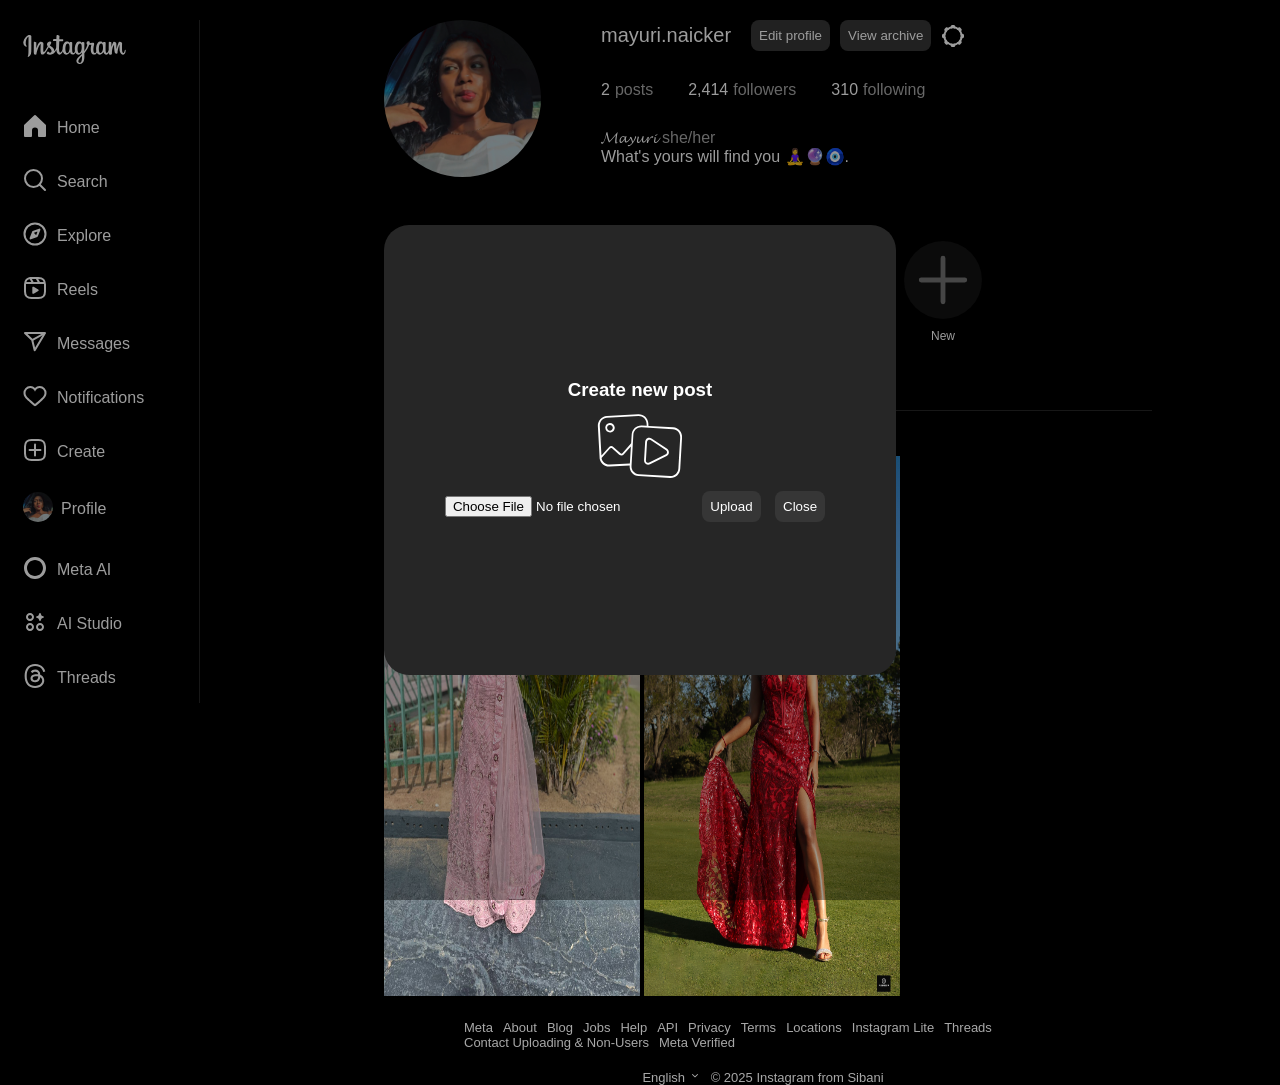
<file: Instagram/profile.html>
<!DOCTYPE html>
<html lang="en">
<head>
    <meta charset="UTF-8">
    <meta name="viewport" content="width=device-width, initial-scale=1.0">
    <title>Instagram | Profile</title>
    <link rel="stylesheet" href="profile.css">
</head>
<body>

    <div class="sidebar">
        <ul>
        <li class="insta"><svg aria-label="Instagram" class="x1lliihq x1n2onr6 x5n08af" fill="currentColor" height="29" role="img" viewBox="32 4 113 32" width="103"><title>Instagram</title><path clip-rule="evenodd" d="M37.82 4.11c-2.32.97-4.86 3.7-5.66 7.13-1.02 4.34 3.21 6.17 3.56 5.57.4-.7-.76-.94-1-3.2-.3-2.9 1.05-6.16 2.75-7.58.32-.27.3.1.3.78l-.06 14.46c0 3.1-.13 4.07-.36 5.04-.23.98-.6 1.64-.33 1.9.32.28 1.68-.4 2.46-1.5a8.13 8.13 0 0 0 1.33-4.58c.07-2.06.06-5.33.07-7.19 0-1.7.03-6.71-.03-9.72-.02-.74-2.07-1.51-3.03-1.1Zm82.13 14.48a9.42 9.42 0 0 1-.88 3.75c-.85 1.72-2.63 2.25-3.39-.22-.4-1.34-.43-3.59-.13-5.47.3-1.9 1.14-3.35 2.53-3.22 1.38.13 2.02 1.9 1.87 5.16ZM96.8 28.57c-.02 2.67-.44 5.01-1.34 5.7-1.29.96-3 .23-2.65-1.72.31-1.72 1.8-3.48 4-5.64l-.01 1.66Zm-.35-10a10.56 10.56 0 0 1-.88 3.77c-.85 1.72-2.64 2.25-3.39-.22-.5-1.69-.38-3.87-.13-5.25.33-1.78 1.12-3.44 2.53-3.44 1.38 0 2.06 1.5 1.87 5.14Zm-13.41-.02a9.54 9.54 0 0 1-.87 3.8c-.88 1.7-2.63 2.24-3.4-.23-.55-1.77-.36-4.2-.13-5.5.34-1.95 1.2-3.32 2.53-3.2 1.38.14 2.04 1.9 1.87 5.13Zm61.45 1.81c-.33 0-.49.35-.61.93-.44 2.02-.9 2.48-1.5 2.48-.66 0-1.26-1-1.42-3-.12-1.58-.1-4.48.06-7.37.03-.59-.14-1.17-1.73-1.75-.68-.25-1.68-.62-2.17.58a29.65 29.65 0 0 0-2.08 7.14c0 .06-.08.07-.1-.06-.07-.87-.26-2.46-.28-5.79 0-.65-.14-1.2-.86-1.65-.47-.3-1.88-.81-2.4-.2-.43.5-.94 1.87-1.47 3.48l-.74 2.2.01-4.88c0-.5-.34-.67-.45-.7a9.54 9.54 0 0 0-1.8-.37c-.48 0-.6.27-.6.67 0 .05-.08 4.65-.08 7.87v.46c-.27 1.48-1.14 3.49-2.09 3.49s-1.4-.84-1.4-4.68c0-2.24.07-3.21.1-4.83.02-.94.06-1.65.06-1.81-.01-.5-.87-.75-1.27-.85-.4-.09-.76-.13-1.03-.11-.4.02-.67.27-.67.62v.55a3.71 3.71 0 0 0-1.83-1.49c-1.44-.43-2.94-.05-4.07 1.53a9.31 9.31 0 0 0-1.66 4.73c-.16 1.5-.1 3.01.17 4.3-.33 1.44-.96 2.04-1.64 2.04-.99 0-1.7-1.62-1.62-4.4.06-1.84.42-3.13.82-4.99.17-.8.04-1.2-.31-1.6-.32-.37-1-.56-1.99-.33-.7.16-1.7.34-2.6.47 0 0 .05-.21.1-.6.23-2.03-1.98-1.87-2.69-1.22-.42.39-.7.84-.82 1.67-.17 1.3.9 1.91.9 1.91a22.22 22.22 0 0 1-3.4 7.23v-.7c-.01-3.36.03-6 .05-6.95.02-.94.06-1.63.06-1.8 0-.36-.22-.5-.66-.67-.4-.16-.86-.26-1.34-.3-.6-.05-.97.27-.96.65v.52a3.7 3.7 0 0 0-1.84-1.49c-1.44-.43-2.94-.05-4.07 1.53a10.1 10.1 0 0 0-1.66 4.72c-.15 1.57-.13 2.9.09 4.04-.23 1.13-.89 2.3-1.63 2.3-.95 0-1.5-.83-1.5-4.67 0-2.24.07-3.21.1-4.83.02-.94.06-1.65.06-1.81 0-.5-.87-.75-1.27-.85-.42-.1-.79-.13-1.06-.1-.37.02-.63.35-.63.6v.56a3.7 3.7 0 0 0-1.84-1.49c-1.44-.43-2.93-.04-4.07 1.53-.75 1.03-1.35 2.17-1.66 4.7a15.8 15.8 0 0 0-.12 2.04c-.3 1.81-1.61 3.9-2.68 3.9-.63 0-1.23-1.21-1.23-3.8 0-3.45.22-8.36.25-8.83l1.62-.03c.68 0 1.29.01 2.19-.04.45-.02.88-1.64.42-1.84-.21-.09-1.7-.17-2.3-.18-.5-.01-1.88-.11-1.88-.11s.13-3.26.16-3.6c.02-.3-.35-.44-.57-.53a7.77 7.77 0 0 0-1.53-.44c-.76-.15-1.1 0-1.17.64-.1.97-.15 3.82-.15 3.82-.56 0-2.47-.11-3.02-.11-.52 0-1.08 2.22-.36 2.25l3.2.09-.03 6.53v.47c-.53 2.73-2.37 4.2-2.37 4.2.4-1.8-.42-3.15-1.87-4.3-.54-.42-1.6-1.22-2.79-2.1 0 0 .69-.68 1.3-2.04.43-.96.45-2.06-.61-2.3-1.75-.41-3.2.87-3.63 2.25a2.61 2.61 0 0 0 .5 2.66l.15.19c-.4.76-.94 1.78-1.4 2.58-1.27 2.2-2.24 3.95-2.97 3.95-.58 0-.57-1.77-.57-3.43 0-1.43.1-3.58.19-5.8.03-.74-.34-1.16-.96-1.54a4.33 4.33 0 0 0-1.64-.69c-.7 0-2.7.1-4.6 5.57-.23.69-.7 1.94-.7 1.94l.04-6.57c0-.16-.08-.3-.27-.4a4.68 4.68 0 0 0-1.93-.54c-.36 0-.54.17-.54.5l-.07 10.3c0 .78.02 1.69.1 2.09.08.4.2.72.36.91.15.2.33.34.62.4.28.06 1.78.25 1.86-.32.1-.69.1-1.43.89-4.2 1.22-4.31 2.82-6.42 3.58-7.16.13-.14.28-.14.27.07l-.22 5.32c-.2 5.37.78 6.36 2.17 6.36 1.07 0 2.58-1.06 4.2-3.74l2.7-4.5 1.58 1.46c1.28 1.2 1.7 2.36 1.42 3.45-.21.83-1.02 1.7-2.44.86-.42-.25-.6-.44-1.01-.71-.23-.15-.57-.2-.78-.04-.53.4-.84.92-1.01 1.55-.17.61.45.94 1.09 1.22.55.25 1.74.47 2.5.5 2.94.1 5.3-1.42 6.94-5.34.3 3.38 1.55 5.3 3.72 5.3 1.45 0 2.91-1.88 3.55-3.72.18.75.45 1.4.8 1.96 1.68 2.65 4.93 2.07 6.56-.18.5-.69.58-.94.58-.94a3.07 3.07 0 0 0 2.94 2.87c1.1 0 2.23-.52 3.03-2.31.09.2.2.38.3.56 1.68 2.65 4.93 2.07 6.56-.18l.2-.28.05 1.4-1.5 1.37c-2.52 2.3-4.44 4.05-4.58 6.09-.18 2.6 1.93 3.56 3.53 3.69a4.5 4.5 0 0 0 4.04-2.11c.78-1.15 1.3-3.63 1.26-6.08l-.06-3.56a28.55 28.55 0 0 0 5.42-9.44s.93.01 1.92-.05c.32-.02.41.04.35.27-.07.28-1.25 4.84-.17 7.88.74 2.08 2.4 2.75 3.4 2.75 1.15 0 2.26-.87 2.85-2.17l.23.42c1.68 2.65 4.92 2.07 6.56-.18.37-.5.58-.94.58-.94.36 2.2 2.07 2.88 3.05 2.88 1.02 0 2-.42 2.78-2.28.03.82.08 1.49.16 1.7.05.13.34.3.56.37.93.34 1.88.18 2.24.11.24-.05.43-.25.46-.75.07-1.33.03-3.56.43-5.21.67-2.79 1.3-3.87 1.6-4.4.17-.3.36-.35.37-.03.01.64.04 2.52.3 5.05.2 1.86.46 2.96.65 3.3.57 1 1.27 1.05 1.83 1.05.36 0 1.12-.1 1.05-.73-.03-.31.02-2.22.7-4.96.43-1.79 1.15-3.4 1.41-4 .1-.21.15-.04.15 0-.06 1.22-.18 5.25.32 7.46.68 2.98 2.65 3.32 3.34 3.32 1.47 0 2.67-1.12 3.07-4.05.1-.7-.05-1.25-.48-1.25Z" fill="currentColor" fill-rule="evenodd"></path></svg></li>
        <!-- <li class="logo"><img src="assets/instagram-svgrepo-com.svg" alt=""></li> -->
        <a href="home.html"><li><svg aria-label="Home" class="x1lliihq x1n2onr6 x5n08af" fill="currentColor" height="24" role="img" viewBox="0 0 24 24" width="24"><title>Home</title><path d="M22 23h-6.001a1 1 0 0 1-1-1v-5.455a2.997 2.997 0 1 0-5.993 0V22a1 1 0 0 1-1 1H2a1 1 0 0 1-1-1V11.543a1.002 1.002 0 0 1 .31-.724l10-9.543a1.001 1.001 0 0 1 1.38 0l10 9.543a1.002 1.002 0 0 1 .31.724V22a1 1 0 0 1-1 1Z"></path></svg><p>Home</p></li></a>
       <li><svg aria-label="Search" class="x1lliihq x1n2onr6 x5n08af" fill="currentColor" height="24" role="img" viewBox="0 0 24 24" width="24"><title>Search</title><path d="M19 10.5A8.5 8.5 0 1 1 10.5 2a8.5 8.5 0 0 1 8.5 8.5Z" fill="none" stroke="currentColor" stroke-linecap="round" stroke-linejoin="round" stroke-width="2"></path><line fill="none" stroke="currentColor" stroke-linecap="round" stroke-linejoin="round" stroke-width="2" x1="16.511" x2="22" y1="16.511" y2="22"></line></svg><p>Search</p></li> 
       <li><svg aria-label="Explore" class="x1lliihq x1n2onr6 x5n08af" fill="currentColor" height="24" role="img" viewBox="0 0 24 24" width="24"><title>Explore</title><polygon fill="none" points="13.941 13.953 7.581 16.424 10.06 10.056 16.42 7.585 13.941 13.953" stroke="currentColor" stroke-linecap="round" stroke-linejoin="round" stroke-width="2"></polygon><polygon fill-rule="evenodd" points="10.06 10.056 13.949 13.945 7.581 16.424 10.06 10.056"></polygon><circle cx="12.001" cy="12.005" fill="none" r="10.5" stroke="currentColor" stroke-linecap="round" stroke-linejoin="round" stroke-width="2"></circle></svg><p>Explore</p></li>
       <li><svg aria-label="Reels" class="x1lliihq x1n2onr6 x5n08af" fill="currentColor" height="24" role="img" viewBox="0 0 24 24" width="24"><title>Reels</title><line fill="none" stroke="currentColor" stroke-linejoin="round" stroke-width="2" x1="2.049" x2="21.95" y1="7.002" y2="7.002"></line><line fill="none" stroke="currentColor" stroke-linecap="round" stroke-linejoin="round" stroke-width="2" x1="13.504" x2="16.362" y1="2.001" y2="7.002"></line><line fill="none" stroke="currentColor" stroke-linecap="round" stroke-linejoin="round" stroke-width="2" x1="7.207" x2="10.002" y1="2.11" y2="7.002"></line><path d="M2 12.001v3.449c0 2.849.698 4.006 1.606 4.945.94.908 2.098 1.607 4.946 1.607h6.896c2.848 0 4.006-.699 4.946-1.607.908-.939 1.606-2.096 1.606-4.945V8.552c0-2.848-.698-4.006-1.606-4.945C19.454 2.699 18.296 2 15.448 2H8.552c-2.848 0-4.006.699-4.946 1.607C2.698 4.546 2 5.704 2 8.552Z" fill="none" stroke="currentColor" stroke-linecap="round" stroke-linejoin="round" stroke-width="2"></path><path d="M9.763 17.664a.908.908 0 0 1-.454-.787V11.63a.909.909 0 0 1 1.364-.788l4.545 2.624a.909.909 0 0 1 0 1.575l-4.545 2.624a.91.91 0 0 1-.91 0Z" fill-rule="evenodd"></path></svg><p>Reels</p></li>
       <li><svg aria-label="Direct" class="x1lliihq x1n2onr6 x5n08af" fill="currentColor" height="24" role="img" viewBox="0 0 24 24" width="24"><title>Direct</title><line fill="none" stroke="currentColor" stroke-linejoin="round" stroke-width="2" x1="22" x2="9.218" y1="3" y2="10.083"></line><polygon fill="none" points="11.698 20.334 22 3.001 2 3.001 9.218 10.084 11.698 20.334" stroke="currentColor" stroke-linejoin="round" stroke-width="2"></polygon></svg><p>Messages</p></li>
       <li><svg aria-label="Notifications" class="x1lliihq x1n2onr6 x5n08af" fill="currentColor" height="24" role="img" viewBox="0 0 24 24" width="24"><title>Notifications</title><path d="M16.792 3.904A4.989 4.989 0 0 1 21.5 9.122c0 3.072-2.652 4.959-5.197 7.222-2.512 2.243-3.865 3.469-4.303 3.752-.477-.309-2.143-1.823-4.303-3.752C5.141 14.072 2.5 12.167 2.5 9.122a4.989 4.989 0 0 1 4.708-5.218 4.21 4.21 0 0 1 3.675 1.941c.84 1.175.98 1.763 1.12 1.763s.278-.588 1.11-1.766a4.17 4.17 0 0 1 3.679-1.938m0-2a6.04 6.04 0 0 0-4.797 2.127 6.052 6.052 0 0 0-4.787-2.127A6.985 6.985 0 0 0 .5 9.122c0 3.61 2.55 5.827 5.015 7.97.283.246.569.494.853.747l1.027.918a44.998 44.998 0 0 0 3.518 3.018 2 2 0 0 0 2.174 0 45.263 45.263 0 0 0 3.626-3.115l.922-.824c.293-.26.59-.519.885-.774 2.334-2.025 4.98-4.32 4.98-7.94a6.985 6.985 0 0 0-6.708-7.218Z"></path></svg><p>Notifications</p></li>
       <li id="open-modal"><svg aria-label="New post" class="x1lliihq x1n2onr6 x5n08af" fill="currentColor" height="24" role="img" viewBox="0 0 24 24" width="24"><title>New post</title><path d="M2 12v3.45c0 2.849.698 4.005 1.606 4.944.94.909 2.098 1.608 4.946 1.608h6.896c2.848 0 4.006-.7 4.946-1.608C21.302 19.455 22 18.3 22 15.45V8.552c0-2.849-.698-4.006-1.606-4.945C19.454 2.7 18.296 2 15.448 2H8.552c-2.848 0-4.006.699-4.946 1.607C2.698 4.547 2 5.703 2 8.552Z" fill="none" stroke="currentColor" stroke-linecap="round" stroke-linejoin="round" stroke-width="2"></path><line fill="none" stroke="currentColor" stroke-linecap="round" stroke-linejoin="round" stroke-width="2" x1="6.545" x2="17.455" y1="12.001" y2="12.001"></line><line fill="none" stroke="currentColor" stroke-linecap="round" stroke-linejoin="round" stroke-width="2" x1="12.003" x2="12.003" y1="6.545" y2="17.455"></line></svg><p>Create</p></li>
       <div class="modal-container" id="modal-container">
        <div class="modal">
             <h3>Create new post</h3>
     <svg aria-label="Icon to represent media such as images or videos" class="x1lliihq x1n2onr6 x5n08af" fill="currentColor" height="77" role="img" viewBox="0 0 97.6 77.3" width="96"><title>Icon to represent media such as images or videos</title><path d="M16.3 24h.3c2.8-.2 4.9-2.6 4.8-5.4-.2-2.8-2.6-4.9-5.4-4.8s-4.9 2.6-4.8 5.4c.1 2.7 2.4 4.8 5.1 4.8zm-2.4-7.2c.5-.6 1.3-1 2.1-1h.2c1.7 0 3.1 1.4 3.1 3.1 0 1.7-1.4 3.1-3.1 3.1-1.7 0-3.1-1.4-3.1-3.1 0-.8.3-1.5.8-2.1z" fill="currentColor"></path><path d="M84.7 18.4 58 16.9l-.2-3c-.3-5.7-5.2-10.1-11-9.8L12.9 6c-5.7.3-10.1 5.3-9.8 11L5 51v.8c.7 5.2 5.1 9.1 10.3 9.1h.6l21.7-1.2v.6c-.3 5.7 4 10.7 9.8 11l34 2h.6c5.5 0 10.1-4.3 10.4-9.8l2-34c.4-5.8-4-10.7-9.7-11.1zM7.2 10.8C8.7 9.1 10.8 8.1 13 8l34-1.9c4.6-.3 8.6 3.3 8.9 7.9l.2 2.8-5.3-.3c-5.7-.3-10.7 4-11 9.8l-.6 9.5-9.5 10.7c-.2.3-.6.4-1 .5-.4 0-.7-.1-1-.4l-7.8-7c-1.4-1.3-3.5-1.1-4.8.3L7 49 5.2 17c-.2-2.3.6-4.5 2-6.2zm8.7 48c-4.3.2-8.1-2.8-8.8-7.1l9.4-10.5c.2-.3.6-.4 1-.5.4 0 .7.1 1 .4l7.8 7c.7.6 1.6.9 2.5.9.9 0 1.7-.5 2.3-1.1l7.8-8.8-1.1 18.6-21.9 1.1zm76.5-29.5-2 34c-.3 4.6-4.3 8.2-8.9 7.9l-34-2c-4.6-.3-8.2-4.3-7.9-8.9l2-34c.3-4.4 3.9-7.9 8.4-7.9h.5l34 2c4.7.3 8.2 4.3 7.9 8.9z" fill="currentColor"></path><path d="M78.2 41.6 61.3 30.5c-2.1-1.4-4.9-.8-6.2 1.3-.4.7-.7 1.4-.7 2.2l-1.2 20.1c-.1 2.5 1.7 4.6 4.2 4.8h.3c.7 0 1.4-.2 2-.5l18-9c2.2-1.1 3.1-3.8 2-6-.4-.7-.9-1.3-1.5-1.8zm-1.4 6-18 9c-.4.2-.8.3-1.3.3-.4 0-.9-.2-1.2-.4-.7-.5-1.2-1.3-1.1-2.2l1.2-20.1c.1-.9.6-1.7 1.4-2.1.8-.4 1.7-.3 2.5.1L77 43.3c1.2.8 1.5 2.3.7 3.4-.2.4-.5.7-.9.9z" fill="currentColor"></path></svg>
<div class="buttons">
   <input type="file" name="" id="imageUpload" placeholder="Select from Computer">
<button class>Upload</button>
<button id="close">Close</button> 

</div>
        </div>
       </div>
       <li class="profile"><i><img class="pfp" src="assets/pfp.webp" alt=""></i>Profile</li>
       <li><svg aria-label="" class="x1lliihq x1n2onr6 xyb1xck" fill="currentColor" height="24" role="img" viewBox="0 0 24 24" width="24"><title></title><path d="M12,4c4.4184,0,8,3.5816,8,8,0,4.4176-3.5816,8-8,8s-8-3.5824-8-8c0-4.4184,3.5816-8,8-8M12,1C5.93458,1,1,5.93458,1,12s4.93458,11,11,11,11-4.93458,11-11S18.06542,1,12,1h0Z"></path></svg><p>Meta AI</p></li>
       <li><svg aria-label="" class="x1lliihq x1n2onr6 xyb1xck" fill="currentColor" height="24" role="img" viewBox="0 0 24 24" width="24"><title></title><path clip-rule="evenodd" d="M3 17C3 19.2091 4.79086 21 7 21C9.20914 21 11 19.2091 11 17C11 14.7909 9.20914 13 7 13C4.79086 13 3 14.7909 3 17ZM7 19C5.89543 19 5 18.1046 5 17C5 15.8954 5.89543 15 7 15C8.10457 15 9 15.8954 9 17C9 18.1046 8.10457 19 7 19Z" fill="ig-primary-icon" fill-rule="evenodd"></path><path clip-rule="evenodd" d="M3 7C3 9.20914 4.79086 11 7 11C9.20914 11 11 9.20914 11 7C11 4.79086 9.20914 3 7 3C4.79086 3 3 4.79086 3 7ZM7 9C5.89543 9 5 8.10457 5 7C5 5.89543 5.89543 5 7 5C8.10457 5 9 5.89543 9 7C9 8.10457 8.10457 9 7 9Z" fill="ig-primary-icon" fill-rule="evenodd"></path><path clip-rule="evenodd" d="M13 17C13 19.2091 14.7909 21 17 21C19.2091 21 21 19.2091 21 17C21 14.7909 19.2091 13 17 13C14.7909 13 13 14.7909 13 17ZM17 19C15.8954 19 15 18.1046 15 17C15 15.8954 15.8954 15 17 15C18.1046 15 19 15.8954 19 17C19 18.1046 18.1046 19 17 19Z" fill="ig-primary-icon" fill-rule="evenodd"></path><path d="M16.441 10.6266C16.6549 11.1245 17.3625 11.1245 17.5765 10.6266L18.3939 8.72443C18.4564 8.57898 18.5725 8.46316 18.7183 8.40081L20.6256 7.58558C21.1248 7.37223 21.1248 6.66646 20.6256 6.45313L18.7183 5.63788C18.5725 5.57554 18.4564 5.45972 18.3939 5.31427L17.5598 3.37331C17.3484 2.88143 16.6518 2.87387 16.4297 3.36107L15.5339 5.32659C15.471 5.46452 15.3594 5.57455 15.2203 5.63554L13.369 6.44802C12.8744 6.66499 12.8778 7.36588 13.3744 7.57819L15.299 8.40081C15.4449 8.46316 15.5611 8.57898 15.6235 8.72443L16.441 10.6266Z" fill="ig-primary-icon"></path></svg><p>AI Studio</p></li>
       <li><svg aria-label="" class="x1lliihq x1n2onr6 x5n08af" fill="currentColor" height="24" role="img" viewBox="0 0 192 192" width="24"><title></title><path class="xcslo1z" d="M141.537 88.9883C140.71 88.5919 139.87 88.2104 139.019 87.8451C137.537 60.5382 122.616 44.905 97.5619 44.745C97.4484 44.7443 97.3355 44.7443 97.222 44.7443C82.2364 44.7443 69.7731 51.1409 62.102 62.7807L75.881 72.2328C81.6116 63.5383 90.6052 61.6848 97.2286 61.6848C97.3051 61.6848 97.3819 61.6848 97.4576 61.6855C105.707 61.7381 111.932 64.1366 115.961 68.814C118.893 72.2193 120.854 76.925 121.825 82.8638C114.511 81.6207 106.601 81.2385 98.145 81.7233C74.3247 83.0954 59.0111 96.9879 60.0396 116.292C60.5615 126.084 65.4397 134.508 73.775 140.011C80.8224 144.663 89.899 146.938 99.3323 146.423C111.79 145.74 121.563 140.987 128.381 132.296C133.559 125.696 136.834 117.143 138.28 106.366C144.217 109.949 148.617 114.664 151.047 120.332C155.179 129.967 155.42 145.8 142.501 158.708C131.182 170.016 117.576 174.908 97.0135 175.059C74.2042 174.89 56.9538 167.575 45.7381 153.317C35.2355 139.966 29.8077 120.682 29.6052 96C29.8077 71.3178 35.2355 52.0336 45.7381 38.6827C56.9538 24.4249 74.2039 17.11 97.0132 16.9405C119.988 17.1113 137.539 24.4614 149.184 38.788C154.894 45.8136 159.199 54.6488 162.037 64.9503L178.184 60.6422C174.744 47.9622 169.331 37.0357 161.965 27.974C147.036 9.60668 125.202 0.195148 97.0695 0H96.9569C68.8816 0.19447 47.2921 9.6418 32.7883 28.0793C19.8819 44.4864 13.2244 67.3157 13.0007 95.9325L13 96L13.0007 96.0675C13.2244 124.684 19.8819 147.514 32.7883 163.921C47.2921 182.358 68.8816 191.806 96.9569 192H97.0695C122.03 191.827 139.624 185.292 154.118 170.811C173.081 151.866 172.51 128.119 166.26 113.541C161.776 103.087 153.227 94.5962 141.537 88.9883ZM98.4405 129.507C88.0005 130.095 77.1544 125.409 76.6196 115.372C76.2232 107.93 81.9158 99.626 99.0812 98.6368C101.047 98.5234 102.976 98.468 104.871 98.468C111.106 98.468 116.939 99.0737 122.242 100.233C120.264 124.935 108.662 128.946 98.4405 129.507Z"></path></svg><p>Threads</p></li>
       </ul>
    </div>

    <div class="profile-area">
        <div class="recom">
        <div class="left">
        <img class="pfp" src="assets/pfp.webp" alt="">
          <div class="name">
          <div class="rowed"><p class="user">mayuri.naicker</p> <button>Edit profile</button> <button>View archive</button><svg aria-label="Options" class="x1lliihq x1n2onr6 x5n08af" fill="currentColor" height="24" role="img" viewBox="0 0 24 24" width="24"><title>Options</title><circle cx="12" cy="12" fill="none" r="8.635" stroke="currentColor" stroke-linecap="round" stroke-linejoin="round" stroke-width="2"></circle><path d="M14.232 3.656a1.269 1.269 0 0 1-.796-.66L12.93 2h-1.86l-.505.996a1.269 1.269 0 0 1-.796.66m-.001 16.688a1.269 1.269 0 0 1 .796.66l.505.996h1.862l.505-.996a1.269 1.269 0 0 1 .796-.66M3.656 9.768a1.269 1.269 0 0 1-.66.796L2 11.07v1.862l.996.505a1.269 1.269 0 0 1 .66.796m16.688-.001a1.269 1.269 0 0 1 .66-.796L22 12.93v-1.86l-.996-.505a1.269 1.269 0 0 1-.66-.796M7.678 4.522a1.269 1.269 0 0 1-1.03.096l-1.06-.348L4.27 5.587l.348 1.062a1.269 1.269 0 0 1-.096 1.03m11.8 11.799a1.269 1.269 0 0 1 1.03-.096l1.06.348 1.318-1.317-.348-1.062a1.269 1.269 0 0 1 .096-1.03m-14.956.001a1.269 1.269 0 0 1 .096 1.03l-.348 1.06 1.317 1.318 1.062-.348a1.269 1.269 0 0 1 1.03.096m11.799-11.8a1.269 1.269 0 0 1-.096-1.03l.348-1.06-1.317-1.318-1.062.348a1.269 1.269 0 0 1-1.03-.096" fill="none" stroke="currentColor" stroke-linejoin="round" stroke-width="2"></path></svg></div>  
        <div class="rowed2"><p>2</p> <p class="greyed">posts</p>  <p>2,414</p> <p class="greyed">followers</p> <p>310</p><p class="greyed">following</p> </div>
           <div>
            <div class="rowed3"> <p class="hername"> 𝓜𝓪𝔂𝓾𝓻𝓲</p> <p class="greyed" class="gender">she/her</p></div>
         <p>What's yours will find you 🧘‍♀️🔮🧿.</p>
           </div>
        </div>
          </div>
             
     </div> 

<div class="highlights">
    <div class="columned"> <img src="assets/skye.jpg" alt=""><span class="x1lliihq x193iq5w x6ikm8r x10wlt62 xlyipyv xuxw1ft"><span>🐾</span></div>
<div class="columned">     <img src="assets/me-1.jpg" alt=""><span class="x1lliihq x193iq5w x6ikm8r x10wlt62 xlyipyv xuxw1ft"><span>❤️‍🔥❤️‍🔥</span></div>
   <div class="columned">  <img src="assets/me-2.jpg" alt=""><span class="x1lliihq x193iq5w x6ikm8r x10wlt62 xlyipyv xuxw1ft"><span>❤️‍🔥</span></div>
<div class="columned">     <img src="assets/f-and-f.jpg" alt=""><span class="x1lliihq x193iq5w x6ikm8r x10wlt62 xlyipyv xuxw1ft"><span>🫂</span></div>
    <div class="columned"> <svg aria-label="Plus icon" class="x1lliihq x1n2onr6 x10xgr34" fill="currentColor" height="44" role="img" viewBox="0 0 24 24" width="44"><title>Plus icon</title><path d="M21 11h-8V3a1 1 0 1 0-2 0v8H3a1 1 0 1 0 0 2h8v8a1 1 0 1 0 2 0v-8h8a1 1 0 1 0 0-2Z"></path></svg><p class="new-h">New</p></div>
   </div>

    <div  class="options">
         <p  class="bold"><svg aria-label="" class="x1lliihq x1n2onr6 x5n08af" fill="currentColor" height="12" role="img" viewBox="0 0 24 24" width="12"><title></title><rect fill="none" height="18" stroke="currentColor" stroke-linecap="round" stroke-linejoin="round" stroke-width="2" width="18" x="3" y="3"></rect><line fill="none" stroke="currentColor" stroke-linecap="round" stroke-linejoin="round" stroke-width="2" x1="9.015" x2="9.015" y1="3" y2="21"></line><line fill="none" stroke="currentColor" stroke-linecap="round" stroke-linejoin="round" stroke-width="2" x1="14.985" x2="14.985" y1="3" y2="21"></line><line fill="none" stroke="currentColor" stroke-linecap="round" stroke-linejoin="round" stroke-width="2" x1="21" x2="3" y1="9.015" y2="9.015"></line><line fill="none" stroke="currentColor" stroke-linecap="round" stroke-linejoin="round" stroke-width="2" x1="21" x2="3" y1="14.985" y2="14.985"></line></svg>POSTS</p>
    <p class="greyed"><svg aria-label="" class="x1lliihq x1n2onr6 x1roi4f4" fill="currentColor" height="12" role="img" viewBox="0 0 24 24" width="12"><title></title><polygon fill="none" points="20 21 12 13.44 4 21 4 3 20 3 20 21" stroke="currentColor" stroke-linecap="round" stroke-linejoin="round" stroke-width="2"></polygon></svg>SAVED</p>
<p class="greyed"><svg aria-label="" class="x1lliihq x1n2onr6 x1roi4f4" fill="currentColor" height="12" role="img" viewBox="0 0 24 24" width="12"><title></title><path d="M10.201 3.797 12 1.997l1.799 1.8a1.59 1.59 0 0 0 1.124.465h5.259A1.818 1.818 0 0 1 22 6.08v14.104a1.818 1.818 0 0 1-1.818 1.818H3.818A1.818 1.818 0 0 1 2 20.184V6.08a1.818 1.818 0 0 1 1.818-1.818h5.26a1.59 1.59 0 0 0 1.123-.465Z" fill="none" stroke="currentColor" stroke-linecap="round" stroke-linejoin="round" stroke-width="2"></path><path d="M18.598 22.002V21.4a3.949 3.949 0 0 0-3.948-3.949H9.495A3.949 3.949 0 0 0 5.546 21.4v.603" fill="none" stroke="currentColor" stroke-linecap="round" stroke-linejoin="round" stroke-width="2"></path><circle cx="12.072" cy="11.075" fill="none" r="3.556" stroke="currentColor" stroke-linecap="round" stroke-linejoin="round" stroke-width="2"></circle></svg>TAGGED</p>
    </div>

    <div class="posts">
   <img src="assets/sari.jpg" alt="">
             <!--  <svg aria-label="Carousel" class="x1lliihq x1n2onr6 x9bdzbf" fill="currentColor" height="20" role="img" viewBox="0 0 48 48" width="20"><title>Carousel</title><path d="M34.8 29.7V11c0-2.9-2.3-5.2-5.2-5.2H11c-2.9 0-5.2 2.3-5.2 5.2v18.7c0 2.9 2.3 5.2 5.2 5.2h18.7c2.8-.1 5.1-2.4 5.1-5.2zM39.2 15v16.1c0 4.5-3.7 8.2-8.2 8.2H14.9c-.6 0-.9.7-.5 1.1 1 1.1 2.4 1.8 4.1 1.8h13.4c5.7 0 10.3-4.6 10.3-10.3V18.5c0-1.6-.7-3.1-1.8-4.1-.5-.4-1.2 0-1.2.6z"></path></svg> -->
         <img src="assets/md-pic.jpg" alt="">
       <!--  <svg aria-label="Carousel" class="x1lliihq x1n2onr6 x9bdzbf" fill="currentColor" height="20" role="img" viewBox="0 0 48 48" width="20"><title>Carousel</title><path d="M34.8 29.7V11c0-2.9-2.3-5.2-5.2-5.2H11c-2.9 0-5.2 2.3-5.2 5.2v18.7c0 2.9 2.3 5.2 5.2 5.2h18.7c2.8-.1 5.1-2.4 5.1-5.2zM39.2 15v16.1c0 4.5-3.7 8.2-8.2 8.2H14.9c-.6 0-.9.7-.5 1.1 1 1.1 2.4 1.8 4.1 1.8h13.4c5.7 0 10.3-4.6 10.3-10.3V18.5c0-1.6-.7-3.1-1.8-4.1-.5-.4-1.2 0-1.2.6z"></path></svg> -->
    </div>
    

 <footer>
    <ul>
    <div class="other">
        <li>Meta</li>
    <li>About</li>
    <li>Blog</li>
    <li>Jobs</li>
    <li>Help</li>
    <li>API</li>
    <li>Privacy</li>
    <li>Terms</li>
    <li>Locations</li>
    <li>Instagram Lite</li>
    <li>Threads</li>
    <li>Contact Uploading & Non-Users</li>
    <li>Meta Verified</li>
    </div>
    
   <div class="copyright">
     <li>English <img class="dropdown" src="assets/dropdown.svg" alt=""></li>
    <li>© 2025 Instagram from Sibani</li>
   </div>

   


</ul>

 </footer>
   </div>
<script src="profile.js"></script>
</body>
  
    
</html>
</file>
<file: Instagram/home.css>
@import url('https://fonts.googleapis.com/css2?family=Poppins:ital,wght@0,100;0,200;0,300;0,400;0,500;0,600;0,700;0,800;0,900;1,100;1,200;1,300;1,400;1,500;1,600;1,700;1,800;1,900&family=Roboto:ital,wght@0,100..900;1,100..900&display=swap');

*{
padding: 0;
margin: 0;
box-sizing: border-box;
font-family: sans-serif;

}

body{
  background-color: black;
  color: white;
  display: flex;
  flex-direction: row;

}

.sidebar{
    position:fixed;
    height: 800px;
  
  
}

.sidebar ul{
    list-style-type: none;
    width: 15vw;
    margin: 0 8px;
    border-right: 1px solid rgb(38 38 38);
   
}

.sidebar ul li{
    padding: 15px;
    display: flex;
    flex-direction: row;
   text-align: center;
}

.sidebar ul img{
    width: 30px;
    height: 30px;
    border-radius: 100%;
    
}

.sidebar ul li p{
    margin-top: 5px;
    margin-left: 10px;
}

.sidebar ul li:hover{
    background-color: #1a1a1a;
    border-radius: 8px;
}


.logo{
    display : none;
}

.insta{
margin: 20px 0;
}

.middle{
    padding: 15px 140px ;
    display: flex;
    flex-direction: column;
    margin-left: 200px;
  
   
}

nav ul{
    display: flex;
    flex-direction: row;
    list-style-type: none;
    gap: 20px;
    margin: 20px 0 ;
}

a{
    text-decoration: none;
    color: white;
}


.story-ring {
  width: 56px;
  height: 56px;
  border-radius: 50%;
  background: linear-gradient(45deg, #f9ce34, #ee2a7b, #6228d7);
  padding: 3px;
  display: flex;
  align-items: center;
  justify-content: center;
}

.pfp{
    width: 52px;
    height: 52px;
    border-radius: 100%;
}

.post{
     border-bottom: 1px solid rgb(38 38 38);
    margin: 30px 0 30px 15% ;
    width: 30vw;
    padding-bottom: 10px;

}

.poster img{
    width: 40px;
    height: 40px;
    border-radius: 100%;
    margin-right: 20px;
}

.post p{
    font-size: 15px;
}

.poster{
    flex-wrap: nowrap;
}

.poster svg{
    margin-left: 55%;
}

.poster{
    display: flex;
    flex-direction: row;
    align-items: center;
}

.actual-post img{
    width: 100%;
    margin-top: 10px;
}

.like, .commenter, .share{
    margin-right: 12px;
}

.save{
    margin-left: 68%;
}

.comments div{
    display: flex;
    flex-direction: row;
    align-items: center;
    
}

.comments-area{
    display: flex;
    flex-direction: row;
    align-items: center;
    
}

.emoji{
    margin-left: 69%;
}

.comments p{
    margin-top: 10px;
}

.bolded{
    font-weight: 550;
    margin-right: 10px;
}

.greyed{
    color: rgb(168, 168, 168);
}

.recom{
  justify-content: space-between;
    display:flex;
    flex-direction: row;
    margin-bottom: 8px;
    align-items: center;
    
}

.left{
    display: flex;
    flex-direction: row;
}

.recommendations p{
    font-size: 13px;
}
.recommendations{
    margin-top: 35px;
    width: 20vw;
}
.name{
    margin-left: 10px;
   
} 

button{
    background-color: transparent;
    border: none;
    outline: none;
    color: white;
    font-size: 13px;
    margin-bottom: 20px;
    cursor: pointer;
   padding: 5px;
   
}

.profile {
   display: flex;
   flex-direction: row;
   align-items: center;
}

.profile img{
    margin-right: 8px;
}

nav p{
    margin-top: 8px;
    font-size: 13px;
}

.b2:hover{
 color: rgb(168, 168, 168);
}

.b1, .b3, .b4, .b5, .b6, .b7{
    color: rgb(0, 149, 246);
}

.b1:hover, .b3:hover, .b4:hover, .b5:hover, .b6:hover, .b7:hover{
    color:white;
    font-weight: 600;
}
</file>
<file: Instagram/profile.css>
@import url('https://fonts.googleapis.com/css2?family=Poppins:ital,wght@0,100;0,200;0,300;0,400;0,500;0,600;0,700;0,800;0,900;1,100;1,200;1,300;1,400;1,500;1,600;1,700;1,800;1,900&family=Roboto:ital,wght@0,100..900;1,100..900&display=swap');

*{
padding: 0;
margin: 0;
box-sizing: border-box;
font-family: sans-serif;

}

body{
  background-color: black;
  color: white;
  display: flex;
  flex-direction: row;
}

.sidebar{
    position: fixed;
    height: 800px;
}

.sidebar ul{
    list-style-type: none;
    width: 15vw;
    margin: 0 8px;
    border-right: 1px solid rgb(38 38 38);
   
}

.sidebar ul li{
    padding: 15px;
    display: flex;
    flex-direction: row;
   text-align: center;
}

.sidebar ul img{
    width: 30px;
    height: 30px;
    border-radius: 100%;
    
}

.sidebar ul li p{
    margin-top: 5px;
    margin-left: 10px;
}

.sidebar ul li:hover{
    background-color: #1a1a1a;
    border-radius: 8px;
}


.logo{
    display : none;
}

.insta{
margin: 20px 0;
}

.profile {
   display: flex;
   flex-direction: row;
   align-items: center;
}

.profile img{
    margin-right: 8px;
}

.profile-area{
margin: 20px 0 0 30%;
width: 60vw;
}


a{
    text-decoration: none;
    color: white;
}

.recom{
  
    display:flex;
    flex-direction: row;
    margin-bottom: 8px;
 align-items: center;
}

.left{
    display: flex;
    flex-direction: row;
}

.pfp{
    width: 157px;
    height: 157px;
}

.rowed, .rowed2{
    display: flex;
    flex-direction: row;
    align-items: center;
    margin-bottom: 30px;
}

.rowed3{
    display: flex;
    flex-direction: row;
    align-items: center;
    
}

.herName{
    margin-right: 10px;
}

.user{
    font-size: 20px;
    font-weight: 200;
    margin-right: 20px;
}

.recom img{
    border-radius: 100%;
}

.name{
    margin: 0 0 20px 60px;
}

button{
    background-color: rgb(54 54 54);
    color: white;
    border: none;
    outline: none;
    padding: 8px;
    text-align: center;
    border-radius: 8px;
    font-weight: 500;
    margin-right: 10px;
    cursor: pointer;
}

button:hover{
    background-color: rgb(38 38 38);
}

.greyed{
   margin: 0 35px 0 5px;
}

.greyed{
    color: rgb(168, 168, 168);
}

.gender{
    font-size: 4px;
}

.highlights img{
    border-radius: 100%;
    width: 80px;
    height: 80px;
}

.highlights{
    display: flex;
    flex-direction: row;
    margin-top: 55px;
    border-bottom: 1px solid rgb(38 38 38);
    padding-bottom: 60px;
}

.columned{
    display: flex;
    flex-direction: column;
    align-items: center;
    margin-right: 50px;
}

.columned span, .new-h{
    margin-top: 10px;
}

.new-h{
    font-size: 12px;
    font-weight: 500;
}

.columned svg{
    fill: rgb(115, 115, 115);
    background-color: rgb(18 18 18);
   border-radius: 100%;
  padding: 10px;
   width: 78px;
   height: 78px;
}

.options{
    display: flex;
    flex-direction: row;
    justify-content: center;
}

.options p{
    padding: 15px;
    font-size: 12px;
    align-items: center;
    display: flex;
    flex-direction: row;
    font-weight: 600;
}

.bold{
    border-top: 1px solid white;
    margin-right: 15px;
}

.posts img{
   width:  20vw;
   height: 60vh;
}

.other {
    list-style-type: none;
    display: flex;
    flex-direction: row;
    text-align: center;
    margin-left: 80px;
    flex-wrap: wrap;
    margin-top: 20px;
}



footer li{
    font-size: 13px;
    font-weight: 300;
    color: rgb(168, 168, 168);
    cursor: pointer;
    margin-right: 10px;
}

footer li:hover{
    text-decoration: underline;
}

.copyright{
    margin-top: 20px;
   justify-content: center;
    display: flex;
    flex-direction: row;
    list-style-type: none;
}

.dropdown{
    width: 12px;
    height: 12px;
}

/* .posts svg{
    position: absolute;
   top: 64%;
   left: 0.05%;
} */

.modal-container{
    background-color: rgba(0, 0, 0, 0.389);
    position: fixed;
    top: 0;
    left: 0;
    height: 100vh;
    width: 100vw;
    display: flex;
    align-items: center;
    justify-content: center;
    
}

.modal{
    background-color: rgb(38 38 38);
    width: 40vw;
    max-width: 100%;
    height: 50vh;
    display: flex;
    flex-direction: column;
    align-items: center;
    justify-content: center;
    border-radius: 25px;
    
}

.modal h3{
    text-align: center;
}

.modal svg{
   
    width: 90px;
    height: 90px;
    text-align: center;
}

.upload{
   background-color: #0095f6;
   font-size: 14px;

}

.upload:hover{
    background-color: #007bfc;
}

.buttons{
    text-align: center;
}

#myimg{
    width: 200px;
    height: 200px;
    border: 2px solid black;
}
</file>
